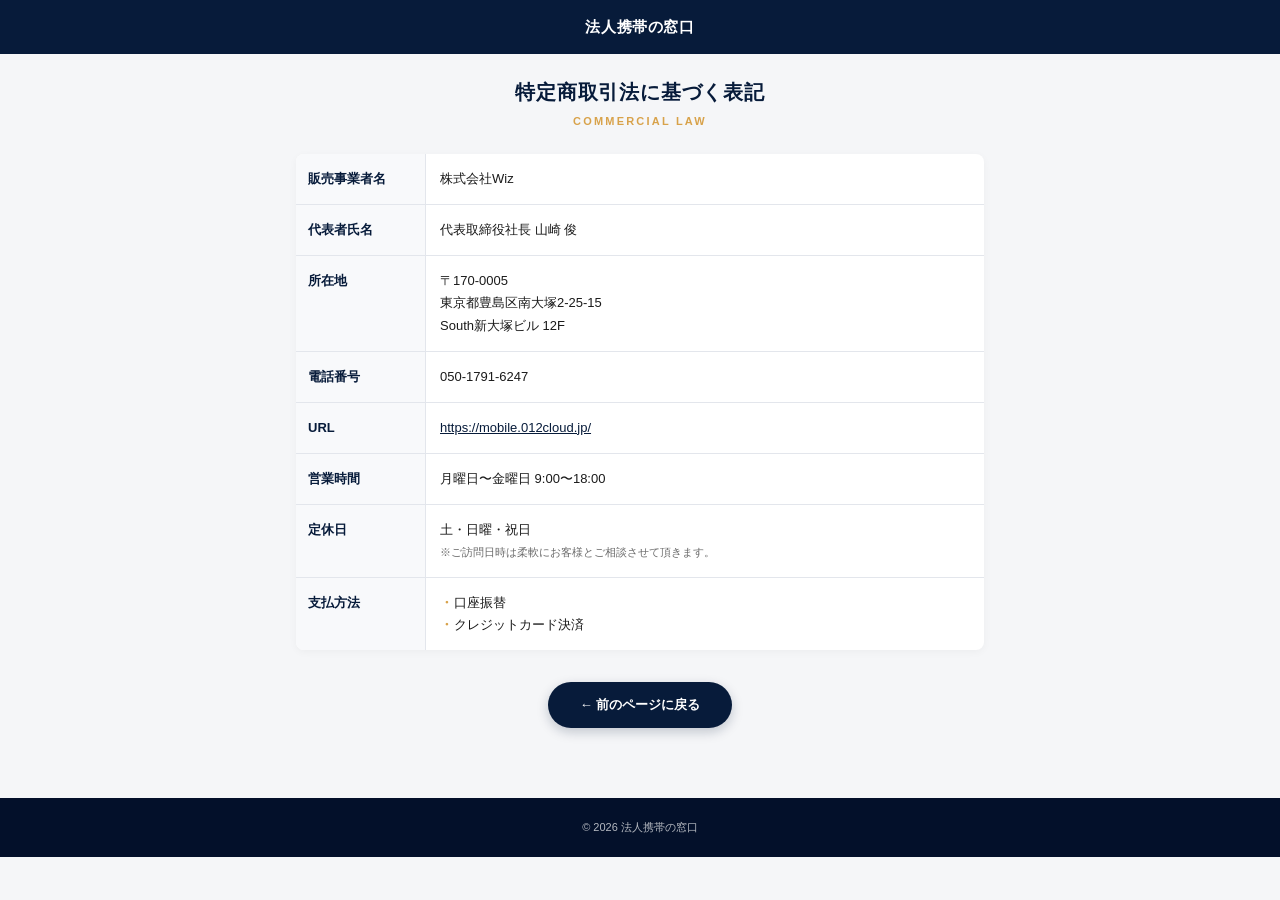
<file: commercial-law/index.html>
<!DOCTYPE html>
<html lang="ja">
<head>
<!-- Google Tag Manager -->
<script>(function(w,d,s,l,i){w[l]=w[l]||[];w[l].push({'gtm.start':
new Date().getTime(),event:'gtm.js'});var f=d.getElementsByTagName(s)[0],
j=d.createElement(s),dl=l!='dataLayer'?'&l='+l:'';j.async=true;j.src=
'https://www.googletagmanager.com/gtm.js?id='+i+dl;f.parentNode.insertBefore(j,f);
})(window,document,'script','dataLayer','GTM-P5S89ZGV');</script>
<!-- End Google Tag Manager -->
<meta charset="UTF-8">
<meta name="viewport" content="width=device-width, initial-scale=1.0">
<meta name="robots" content="noindex,nofollow">
<title>特定商取引法に基づく表記 | 法人携帯の窓口</title>
<style>
  :root {
    --navy: #071b3a;
    --navy-deep: #03102a;
    --gold: #d8a24a;
    --text: #1a1a1a;
    --text-gray: #6a6a6a;
    --bg: #f5f6f8;
    --line: #e3e6ec;
  }

  * { box-sizing: border-box; margin: 0; padding: 0; }

  body {
    font-family: "Hiragino Sans", "Yu Gothic", -apple-system, BlinkMacSystemFont, sans-serif;
    color: var(--text);
    background: var(--bg);
    line-height: 1.7;
    font-size: 14px;
    -webkit-text-size-adjust: 100%;
  }

  .header {
    background: var(--navy);
    padding: 14px 16px;
    text-align: center;
  }

  .header h1 {
    color: #fff;
    font-size: 15px;
    font-weight: 700;
    letter-spacing: 0.04em;
  }

  .container {
    max-width: 720px;
    margin: 0 auto;
    padding: 24px 16px 40px;
  }

  .page-title {
    font-size: 20px;
    font-weight: 800;
    color: var(--navy);
    text-align: center;
    margin-bottom: 6px;
    letter-spacing: 0.04em;
    line-height: 1.4;
  }

  .page-title-en {
    font-size: 11px;
    color: var(--gold);
    text-align: center;
    margin-bottom: 24px;
    letter-spacing: 0.2em;
    font-weight: 600;
  }

  .info-table {
    background: #fff;
    border-radius: 8px;
    overflow: hidden;
    box-shadow: 0 2px 8px rgba(0, 0, 0, 0.04);
  }

  .info-row {
    display: flex;
    border-bottom: 1px solid var(--line);
  }

  .info-row:last-child {
    border-bottom: none;
  }

  .info-label {
    background: #f8f9fb;
    color: var(--navy);
    font-weight: 700;
    padding: 14px 12px;
    width: 130px;
    flex-shrink: 0;
    font-size: 13px;
    border-right: 1px solid var(--line);
  }

  .info-value {
    padding: 14px 14px;
    font-size: 13px;
    color: var(--text);
    flex: 1;
    word-break: break-word;
  }

  .info-value a {
    color: var(--navy);
    text-decoration: underline;
  }

  .info-value ul {
    list-style: none;
    padding: 0;
  }

  .info-value ul li {
    position: relative;
    padding-left: 14px;
  }

  .info-value ul li::before {
    content: "・";
    position: absolute;
    left: 0;
    color: var(--gold);
    font-weight: 700;
  }

  .back-btn {
    display: block;
    width: fit-content;
    margin: 32px auto 0;
    padding: 12px 32px;
    background: var(--navy);
    color: #fff;
    text-decoration: none;
    border-radius: 999px;
    font-size: 13px;
    font-weight: 700;
    box-shadow: 0 4px 12px rgba(7, 27, 58, 0.22);
  }

  .footer {
    background: var(--navy-deep);
    color: #fff;
    padding: 20px 14px;
    text-align: center;
    margin-top: 30px;
  }

  .footer-copy {
    font-size: 11px;
    opacity: 0.7;
  }

  @media (max-width: 480px) {
    .info-label {
      width: 100px;
      font-size: 12px;
      padding: 12px 10px;
    }
    .info-value {
      font-size: 12px;
      padding: 12px 10px;
    }
    .page-title {
      font-size: 18px;
    }
  }
</style>
</head>
<body>
<!-- Google Tag Manager (noscript) -->
<noscript><iframe src="https://www.googletagmanager.com/ns.html?id=GTM-P5S89ZGV"
height="0" width="0" style="display:none;visibility:hidden"></iframe></noscript>
<!-- End Google Tag Manager (noscript) -->

<div class="header">
  <h1>法人携帯の窓口</h1>
</div>

<div class="container">
  <h2 class="page-title">特定商取引法に基づく表記</h2>
  <p class="page-title-en">COMMERCIAL LAW</p>

  <div class="info-table">
    <div class="info-row">
      <div class="info-label">販売事業者名</div>
      <div class="info-value">株式会社Wiz</div>
    </div>
    <div class="info-row">
      <div class="info-label">代表者氏名</div>
      <div class="info-value">代表取締役社長 山崎 俊</div>
    </div>
    <div class="info-row">
      <div class="info-label">所在地</div>
      <div class="info-value">〒170-0005<br>東京都豊島区南大塚2-25-15<br>South新大塚ビル 12F</div>
    </div>
    <div class="info-row">
      <div class="info-label">電話番号</div>
      <div class="info-value">050-1791-6247</div>
    </div>
    <div class="info-row">
      <div class="info-label">URL</div>
      <div class="info-value"><a href="https://mobile.012cloud.jp/" target="_blank" rel="noopener">https://mobile.012cloud.jp/</a></div>
    </div>
    <div class="info-row">
      <div class="info-label">営業時間</div>
      <div class="info-value">月曜日〜金曜日 9:00〜18:00</div>
    </div>
    <div class="info-row">
      <div class="info-label">定休日</div>
      <div class="info-value">土・日曜・祝日<br><span style="font-size:11px;color:var(--text-gray);">※ご訪問日時は柔軟にお客様とご相談させて頂きます。</span></div>
    </div>
    <div class="info-row">
      <div class="info-label">支払方法</div>
      <div class="info-value">
        <ul>
          <li>口座振替</li>
          <li>クレジットカード決済</li>
        </ul>
      </div>
    </div>
  </div>

  <a href="javascript:history.back()" class="back-btn">← 前のページに戻る</a>
</div>

<div class="footer">
  <p class="footer-copy">© 2026 法人携帯の窓口</p>
</div>

</body>
</html>
</file>
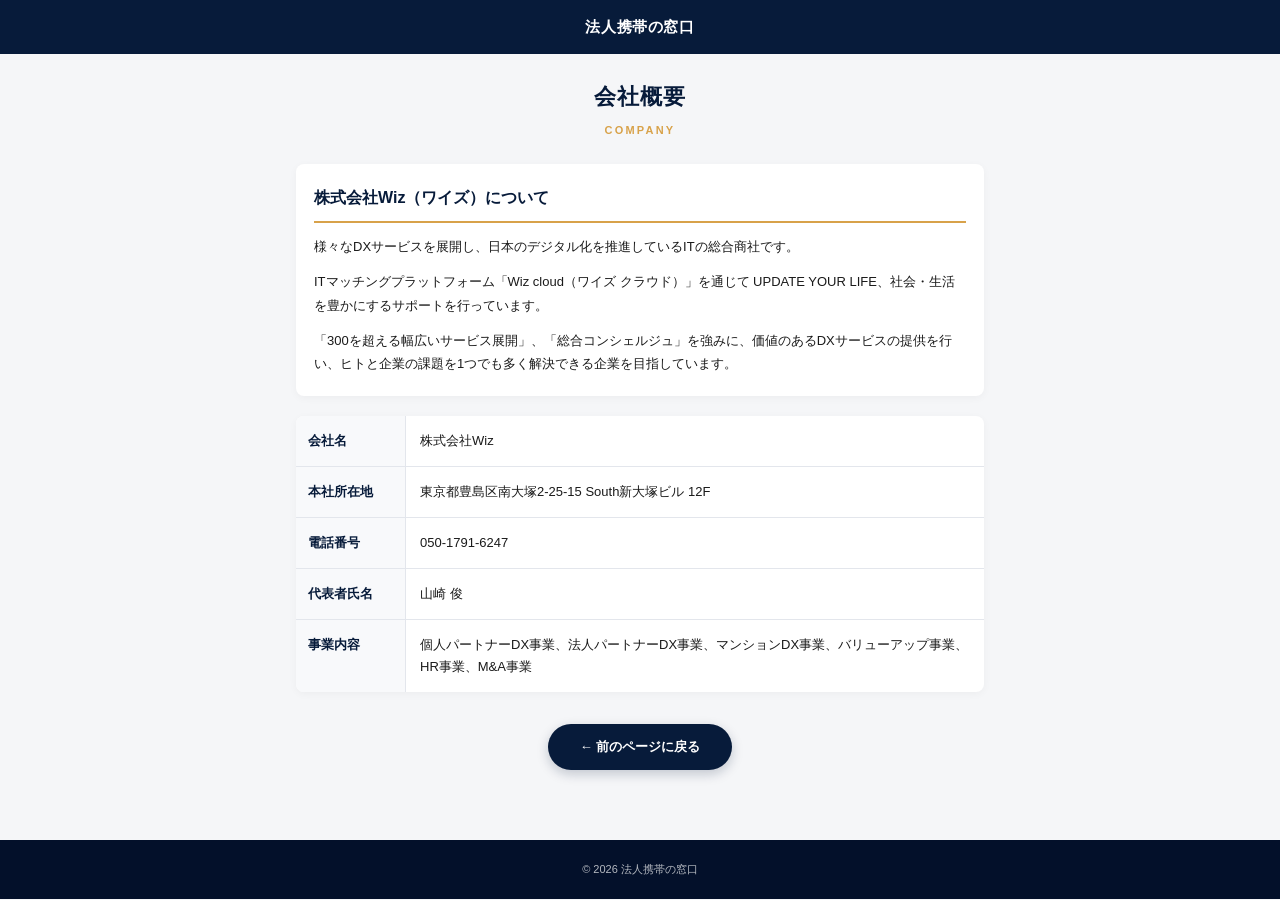
<file: company/index.html>
<!DOCTYPE html>
<html lang="ja">
<head>
<!-- Google Tag Manager -->
<script>(function(w,d,s,l,i){w[l]=w[l]||[];w[l].push({'gtm.start':
new Date().getTime(),event:'gtm.js'});var f=d.getElementsByTagName(s)[0],
j=d.createElement(s),dl=l!='dataLayer'?'&l='+l:'';j.async=true;j.src=
'https://www.googletagmanager.com/gtm.js?id='+i+dl;f.parentNode.insertBefore(j,f);
})(window,document,'script','dataLayer','GTM-P5S89ZGV');</script>
<!-- End Google Tag Manager -->
<meta charset="UTF-8">
<meta name="viewport" content="width=device-width, initial-scale=1.0">
<meta name="robots" content="noindex,nofollow">
<title>会社概要 | 法人携帯の窓口</title>
<style>
  :root {
    --navy: #071b3a;
    --navy-deep: #03102a;
    --gold: #d8a24a;
    --text: #1a1a1a;
    --text-gray: #6a6a6a;
    --bg: #f5f6f8;
    --line: #e3e6ec;
  }

  * { box-sizing: border-box; margin: 0; padding: 0; }

  body {
    font-family: "Hiragino Sans", "Yu Gothic", -apple-system, BlinkMacSystemFont, sans-serif;
    color: var(--text);
    background: var(--bg);
    line-height: 1.7;
    font-size: 14px;
    -webkit-text-size-adjust: 100%;
  }

  .header {
    background: var(--navy);
    padding: 14px 16px;
    text-align: center;
  }

  .header h1 {
    color: #fff;
    font-size: 15px;
    font-weight: 700;
    letter-spacing: 0.04em;
  }

  .container {
    max-width: 720px;
    margin: 0 auto;
    padding: 24px 16px 40px;
  }

  .page-title {
    font-size: 22px;
    font-weight: 800;
    color: var(--navy);
    text-align: center;
    margin-bottom: 6px;
    letter-spacing: 0.04em;
  }

  .page-title-en {
    font-size: 11px;
    color: var(--gold);
    text-align: center;
    margin-bottom: 24px;
    letter-spacing: 0.2em;
    font-weight: 600;
  }

  .intro {
    background: #fff;
    border-radius: 8px;
    padding: 20px 18px;
    margin-bottom: 20px;
    box-shadow: 0 2px 8px rgba(0, 0, 0, 0.04);
  }

  .intro-title {
    font-size: 16px;
    font-weight: 800;
    color: var(--navy);
    margin-bottom: 12px;
    padding-bottom: 10px;
    border-bottom: 2px solid var(--gold);
  }

  .intro-text {
    font-size: 13px;
    color: var(--text);
    line-height: 1.8;
  }

  .intro-text + .intro-text {
    margin-top: 12px;
  }

  .info-table {
    background: #fff;
    border-radius: 8px;
    overflow: hidden;
    box-shadow: 0 2px 8px rgba(0, 0, 0, 0.04);
  }

  .info-row {
    display: flex;
    border-bottom: 1px solid var(--line);
  }

  .info-row:last-child {
    border-bottom: none;
  }

  .info-label {
    background: #f8f9fb;
    color: var(--navy);
    font-weight: 700;
    padding: 14px 12px;
    width: 110px;
    flex-shrink: 0;
    font-size: 13px;
    border-right: 1px solid var(--line);
  }

  .info-value {
    padding: 14px 14px;
    font-size: 13px;
    color: var(--text);
    flex: 1;
  }

  .back-btn {
    display: block;
    width: fit-content;
    margin: 32px auto 0;
    padding: 12px 32px;
    background: var(--navy);
    color: #fff;
    text-decoration: none;
    border-radius: 999px;
    font-size: 13px;
    font-weight: 700;
    box-shadow: 0 4px 12px rgba(7, 27, 58, 0.22);
  }

  .footer {
    background: var(--navy-deep);
    color: #fff;
    padding: 20px 14px;
    text-align: center;
    margin-top: 30px;
  }

  .footer-copy {
    font-size: 11px;
    opacity: 0.7;
  }

  @media (max-width: 480px) {
    .info-label {
      width: 90px;
      font-size: 12px;
      padding: 12px 10px;
    }
    .info-value {
      font-size: 12px;
      padding: 12px 10px;
    }
  }
</style>
</head>
<body>
<!-- Google Tag Manager (noscript) -->
<noscript><iframe src="https://www.googletagmanager.com/ns.html?id=GTM-P5S89ZGV"
height="0" width="0" style="display:none;visibility:hidden"></iframe></noscript>
<!-- End Google Tag Manager (noscript) -->

<div class="header">
  <h1>法人携帯の窓口</h1>
</div>

<div class="container">
  <h2 class="page-title">会社概要</h2>
  <p class="page-title-en">COMPANY</p>

  <div class="intro">
    <h3 class="intro-title">株式会社Wiz（ワイズ）について</h3>
    <p class="intro-text">
      様々なDXサービスを展開し、日本のデジタル化を推進しているITの総合商社です。
    </p>
    <p class="intro-text">
      ITマッチングプラットフォーム「Wiz cloud（ワイズ クラウド）」を通じて UPDATE YOUR LIFE、社会・生活を豊かにするサポートを行っています。
    </p>
    <p class="intro-text">
      「300を超える幅広いサービス展開」、「総合コンシェルジュ」を強みに、価値のあるDXサービスの提供を行い、ヒトと企業の課題を1つでも多く解決できる企業を目指しています。
    </p>
  </div>

  <div class="info-table">
    <div class="info-row">
      <div class="info-label">会社名</div>
      <div class="info-value">株式会社Wiz</div>
    </div>
    <div class="info-row">
      <div class="info-label">本社所在地</div>
      <div class="info-value">東京都豊島区南大塚2-25-15 South新大塚ビル 12F</div>
    </div>
    <div class="info-row">
      <div class="info-label">電話番号</div>
      <div class="info-value">050-1791-6247</div>
    </div>
    <div class="info-row">
      <div class="info-label">代表者氏名</div>
      <div class="info-value">山崎 俊</div>
    </div>
    <div class="info-row">
      <div class="info-label">事業内容</div>
      <div class="info-value">個人パートナーDX事業、法人パートナーDX事業、マンションDX事業、バリューアップ事業、HR事業、M&amp;A事業</div>
    </div>
  </div>

  <a href="javascript:history.back()" class="back-btn">← 前のページに戻る</a>
</div>

<div class="footer">
  <p class="footer-copy">© 2026 法人携帯の窓口</p>
</div>

</body>
</html>
</file>
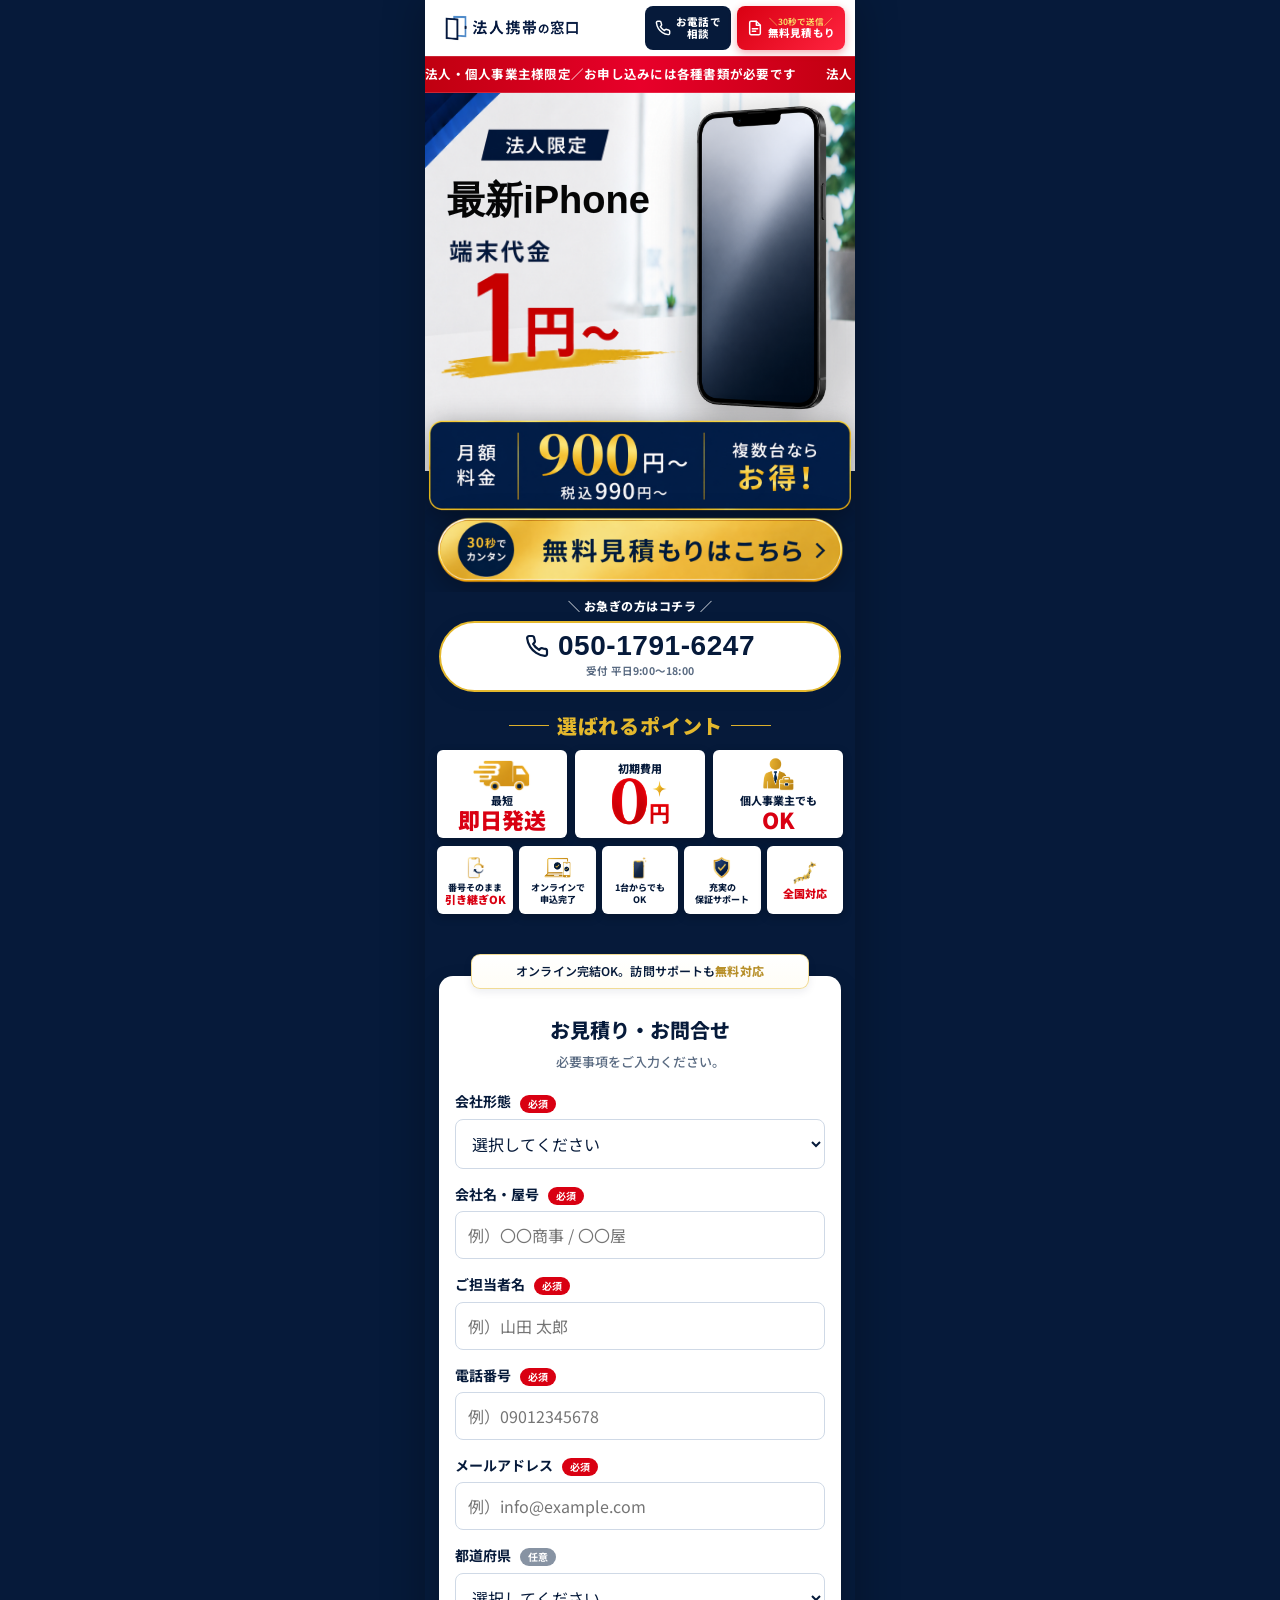
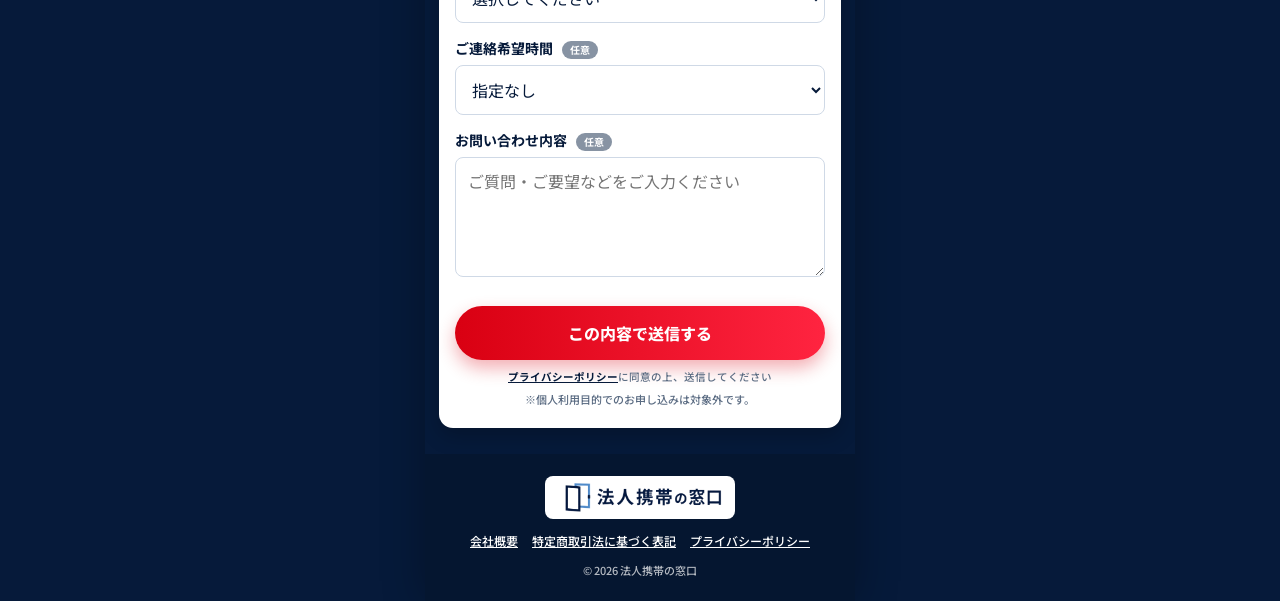
<file: lp/iphone/index.html>
<!DOCTYPE html>
<html lang="ja">
<head>
<!-- Google Tag Manager -->
<script>(function(w,d,s,l,i){w[l]=w[l]||[];w[l].push({'gtm.start':
new Date().getTime(),event:'gtm.js'});var f=d.getElementsByTagName(s)[0],
j=d.createElement(s),dl=l!='dataLayer'?'&l='+l:'';j.async=true;j.src=
'https://www.googletagmanager.com/gtm.js?id='+i+dl;f.parentNode.insertBefore(j,f);
})(window,document,'script','dataLayer','GTM-P5S89ZGV');</script>
<!-- End Google Tag Manager -->
<meta charset="UTF-8">
<meta name="viewport" content="width=device-width, initial-scale=1.0">
<meta name="format-detection" content="telephone=no">
<title>法人携帯の窓口｜法人限定 最新iPhone 端末代金1円〜・月額990円〜</title>
<meta name="description" content="法人・個人事業主向けの携帯電話導入なら法人携帯の窓口へ。最新iPhoneが端末代金1円〜、月額税込990円〜。最短即日発送、初期費用0円、全国対応。30秒で無料見積もり。">
<meta property="og:title" content="法人携帯の窓口｜法人限定 最新iPhone">
<meta property="og:description" content="端末代金1円〜、月額税込990円〜。最短即日発送、初期費用0円、全国対応。">
<meta property="og:type" content="website">
<link rel="icon" href="./images/favicon.png" type="image/png" sizes="512x512">
<link rel="apple-touch-icon" href="./images/favicon.png">
<link rel="preconnect" href="https://fonts.googleapis.com">
<link rel="preconnect" href="https://fonts.gstatic.com" crossorigin>
<link href="https://fonts.googleapis.com/css2?family=Noto+Sans+JP:wght@400;500;700;800;900&display=swap" rel="stylesheet">
<link rel="stylesheet" href="./css/style.css">
</head>
<body>
<!-- Google Tag Manager (noscript) -->
<noscript><iframe src="https://www.googletagmanager.com/ns.html?id=GTM-P5S89ZGV"
height="0" width="0" style="display:none;visibility:hidden"></iframe></noscript>
<!-- End Google Tag Manager (noscript) -->
<div class="page-bg">
<div class="lp-wrapper">

<!-- ヘッダー -->
<header class="header">
  <a href="#" class="header-logo-link">
    <img src="./images/logo.png?v=20260817" alt="法人携帯の窓口" class="header-logo">
  </a>
  <div class="header-actions">
    <!-- 電話アイコン → ポップアップ表示 -->
    <button type="button" class="header-action header-tel-action" id="headerTelBtn" aria-label="電話で相談する">
      <svg viewBox="0 0 24 24" fill="none" stroke="currentColor" stroke-width="2.2" stroke-linecap="round" stroke-linejoin="round" aria-hidden="true" class="header-action-icon">
        <path d="M22 16.92v3a2 2 0 0 1-2.18 2 19.79 19.79 0 0 1-8.63-3.07 19.5 19.5 0 0 1-6-6 19.79 19.79 0 0 1-3.07-8.67A2 2 0 0 1 4.11 2h3a2 2 0 0 1 2 1.72c.13.96.36 1.9.7 2.81a2 2 0 0 1-.45 2.11L8.09 9.91a16 16 0 0 0 6 6l1.27-1.27a2 2 0 0 1 2.11-.45c.91.34 1.85.57 2.81.7A2 2 0 0 1 22 16.92z"/>
      </svg>
      <span class="header-action-label">お電話で<br>相談</span>
    </button>
    <!-- フォームアイコン → フォームセクションへスクロール -->
    <a href="#contact-form" class="header-action header-form-action js-scroll" aria-label="フォームから無料見積もり">
      <svg viewBox="0 0 24 24" fill="none" stroke="currentColor" stroke-width="2.2" stroke-linecap="round" stroke-linejoin="round" aria-hidden="true" class="header-action-icon">
        <path d="M14 2H6a2 2 0 0 0-2 2v16a2 2 0 0 0 2 2h12a2 2 0 0 0 2-2V8z"/>
        <polyline points="14 2 14 8 20 8"/>
        <line x1="8" y1="13" x2="16" y2="13"/>
        <line x1="8" y1="17" x2="13" y2="17"/>
      </svg>
      <span class="header-action-label"><span class="header-action-sub">＼30秒で送信／</span>無料見積もり</span>
    </a>
  </div>
</header>

<!-- 赤帯マーキー（流れるお知らせ） -->
<div class="notice-bar" aria-label="お知らせ">
  <div class="notice-bar-track">
    <span class="notice-bar-text">法人・個人事業主様限定／お申し込みには各種書類が必要です</span>
    <span class="notice-bar-text" aria-hidden="true">法人・個人事業主様限定／お申し込みには各種書類が必要です</span>
    <span class="notice-bar-text" aria-hidden="true">法人・個人事業主様限定／お申し込みには各種書類が必要です</span>
  </div>
</div>

<!-- FV -->
<section class="fv">
  <!-- 背景画像 -->
  <img src="./images/fv-bg.png" class="fv-bg" alt="">

  <!-- iPhone本体（背面） -->
  <img src="./images/iphone.png" class="fv-phone" alt="">

  <!-- メインコピー画像（前面） -->
  <img src="./images/fv-text-latest-iphone-v2.svg" class="fv-text" alt="法人限定 最新iPhone 端末代金1円〜">

  <!-- 月額料金バナー（画像） -->
  <img src="./images/plan.png" class="monthly-banner" alt="月額料金 900円〜 税込990円〜 複数台ならもっとお値下げ">

  <!-- メインCTA（画像） -->
  <a href="#contact-form" class="cta-link js-scroll" aria-label="無料見積もりはこちらへ">
    <img src="./images/cta.png" class="cta-img" alt="30秒でカンタン 無料見積もりはこちら">
  </a>
</section>

<!-- 電話CTA -->
<div class="phone-cta-wrap">
  <p class="phone-cta-lead">＼ お急ぎの方はコチラ ／</p>
  <a href="tel:05017916247" class="phone-cta" id="fvTelCta">
    <svg viewBox="0 0 24 24" fill="none" stroke="currentColor" stroke-width="2.2" stroke-linecap="round" stroke-linejoin="round" aria-hidden="true" class="phone-cta-icon">
      <path d="M22 16.92v3a2 2 0 0 1-2.18 2 19.79 19.79 0 0 1-8.63-3.07 19.5 19.5 0 0 1-6-6 19.79 19.79 0 0 1-3.07-8.67A2 2 0 0 1 4.11 2h3a2 2 0 0 1 2 1.72c.13.96.36 1.9.7 2.81a2 2 0 0 1-.45 2.11L8.09 9.91a16 16 0 0 0 6 6l1.27-1.27a2 2 0 0 1 2.11-.45c.91.34 1.85.57 2.81.7A2 2 0 0 1 22 16.92z"/>
      </svg>
    <span class="phone-cta-numtext">050-1791-6247</span>
    <span class="phone-cta-sub">受付 平日9:00〜18:00</span>
  </a>
</div>

<!-- 選ばれるポイント -->
<section class="benefits">
  <h2 class="benefit-title"><span>選ばれるポイント</span></h2>

  <div class="benefit-main-grid">
    <div class="benefit-card large">
      <img class="benefit-icon-large" src="./images/icon-01-truck.png" alt="" loading="lazy">
      <div class="benefit-small-text">最短</div>
      <div class="benefit-red">即日発送</div>
    </div>
    <div class="benefit-card large">
      <div class="benefit-small-text">初期費用</div>
      <img class="zero-yen-img" src="./images/icon-02-0yen.png" alt="" loading="lazy">
    </div>
    <div class="benefit-card large">
      <img class="benefit-icon-large" src="./images/icon-03-business.png" alt="" loading="lazy">
      <div class="benefit-small-text">個人事業主でも</div>
      <div class="benefit-red">OK</div>
    </div>
  </div>

  <div class="benefit-sub-grid">
    <div class="benefit-card small">
      <img class="benefit-icon-small" src="./images/icon-04-number.png" alt="" loading="lazy">
      <div class="benefit-sub-title">番号そのまま</div>
      <div class="benefit-sub-red">引き継ぎOK</div>
    </div>
    <div class="benefit-card small">
      <img class="benefit-icon-small" src="./images/icon-05-online.png" alt="" loading="lazy">
      <div class="benefit-sub-title">オンラインで<br>申込完了</div>
    </div>
    <div class="benefit-card small">
      <img class="benefit-icon-small" src="./images/icon-06-phone.png" alt="" loading="lazy">
      <div class="benefit-sub-title">1台からでも<br>OK</div>
    </div>
    <div class="benefit-card small">
      <img class="benefit-icon-small" src="./images/icon-07-shield.png" alt="" loading="lazy">
      <div class="benefit-sub-title">充実の<br>保証サポート</div>
    </div>
    <div class="benefit-card small">
      <img class="benefit-icon-small" src="./images/icon-08-japan.png" alt="" loading="lazy">
      <div class="benefit-sub-red">全国対応</div>
    </div>
  </div>
</section>

<!-- フォーム -->
<section class="biz-form-wrap" id="contact-form">
  <div class="form-pre-card">
    <span class="form-pre-card-text">オンライン完結OK。訪問サポートも<em>無料対応</em></span>
  </div>
  <form class="biz-form" id="leadForm" novalidate>
    <h2>お見積り・お問合せ</h2>
    <p class="form-lead">必要事項をご入力ください。</p>

    <!-- URLパラメータ追跡（GTM/広告計測用） -->
    <!-- LPパス（自動判定用） -->
    <input type="hidden" name="lp_path" id="trk-lp_path">
    <!-- UTM標準（GA4自動連携） -->
    <input type="hidden" name="utm_source" id="trk-utm_source">
    <input type="hidden" name="utm_medium" id="trk-utm_medium">
    <input type="hidden" name="utm_campaign" id="trk-utm_campaign">
    <input type="hidden" name="utm_term" id="trk-utm_term">
    <input type="hidden" name="utm_content" id="trk-utm_content">
    <!-- 配信面・追加情報 -->
    <input type="hidden" name="placement" id="trk-placement">
    <input type="hidden" name="keyword" id="trk-keyword">
    <input type="hidden" name="matchtype" id="trk-matchtype">
    <!-- クリックID（オフラインCVインポート用） -->
    <input type="hidden" name="gclid" id="trk-gclid">
    <input type="hidden" name="fbclid" id="trk-fbclid">
    <!-- 独自パラメータ（手動メモ・既存互換） -->
    <input type="hidden" name="lpv" id="trk-lpv">
    <input type="hidden" name="src" id="trk-src">
    <input type="hidden" name="camp" id="trk-camp">
    <input type="hidden" name="ag" id="trk-ag">
    <input type="hidden" name="ad" id="trk-ad">
    <input type="hidden" name="pl" id="trk-pl">
    <input type="hidden" name="kw" id="trk-kw">
    <input type="hidden" name="mt" id="trk-mt">

    <div class="form-row">
      <label for="companyType">会社形態 <span>必須</span></label>
      <select id="companyType" name="company_type" required>
        <option value="">選択してください</option>
        <option value="株式会社">株式会社</option>
        <option value="有限会社">有限会社</option>
        <option value="個人事業主">個人事業主</option>
        <option value="その他営利法人">その他営利法人</option>
        <option value="その他非営利法人">その他非営利法人</option>
      </select>
    </div>

    <!-- 個人事業主向け注意喚起 + 書類確認 -->
    <div id="soleNotice" class="document-check sole-notice" hidden>
      <div class="document-check-header">
        <strong>📋 個人事業主の方へ</strong>
      </div>
      <p>通信契約には事業確認が必要なため、下記書類が必須となります。</p>
      <ul class="document-list">
        <li>青色申告書 または 開業届の控え</li>
        <li>本人確認書類</li>
      </ul>
      <p class="document-check-question">書類のご準備状況をお選びください</p>
      <div class="document-check-options">
        <label class="document-check-radio">
          <input type="radio" name="doc_check_sole" value="yes" data-allow-submit="true">
          <span>はい、青色申告書または開業届があります。（またはすぐに準備可能）</span>
        </label>
        <label class="document-check-radio">
          <input type="radio" name="doc_check_sole" value="no" data-allow-submit="false">
          <span>いいえ、書類はありません。</span>
        </label>
      </div>
      <div class="document-check-deny" data-deny-for="sole" hidden>
        ※書類のご提示が必須のため、お申し込みをお受けできません。<br>
        　ご不明点があればお電話にてご相談ください：050-1791-6247
      </div>
    </div>

    <!-- 法人系向け書類確認 -->
    <div id="corpNotice" class="document-check corp-notice" hidden>
      <div class="document-check-header">
        <strong>📋 お申し込みに必要な書類</strong>
      </div>
      <p>通信契約には法人確認が必要なため、下記書類が必須となります。</p>
      <ul class="document-list">
        <li>履歴事項全部証明書（登記簿謄本）</li>
        <li>本人確認書類</li>
      </ul>
      <p class="document-check-question">登記簿謄本のご準備状況をお選びください</p>
      <div class="document-check-options">
        <label class="document-check-radio">
          <input type="radio" name="doc_check_corp" value="yes" data-allow-submit="true">
          <span>はい、登記簿謄本を取得済です。（またはすぐに準備可能）</span>
        </label>
        <label class="document-check-radio">
          <input type="radio" name="doc_check_corp" value="no" data-allow-submit="false">
          <span>いいえ、書類はありません。</span>
        </label>
      </div>
      <div class="document-check-deny" data-deny-for="corp" hidden>
        ※登記簿謄本のご提示が必須のため、お申し込みをお受けできません。<br>
        　ご不明点があればお電話にてご相談ください：050-1791-6247
      </div>
    </div>

    <div class="form-row">
      <label for="companyName">会社名・屋号 <span>必須</span></label>
      <input id="companyName" type="text" name="company_name" placeholder="例）〇〇商事 / 〇〇屋" required>
      <p class="form-error" id="err-companyName"></p>
    </div>

    <div class="form-row">
      <label for="contactName">ご担当者名 <span>必須</span></label>
      <input id="contactName" type="text" name="name" placeholder="例）山田 太郎" required>
      <p class="form-error" id="err-contactName"></p>
    </div>

    <div class="form-row">
      <label for="tel">電話番号 <span>必須</span></label>
      <input id="tel" type="tel" name="tel" placeholder="例）09012345678" required pattern="[0-9\-]+">
    </div>

    <div class="form-row">
      <label for="email">メールアドレス <span>必須</span></label>
      <input id="email" type="email" name="email" placeholder="例）info@example.com" required>
    </div>

    <div class="form-row">
      <label for="prefecture">都道府県 <em>任意</em></label>
      <select id="prefecture" name="prefecture">
        <option value="">選択してください</option>
        <option>北海道</option><option>青森県</option><option>岩手県</option><option>宮城県</option>
        <option>秋田県</option><option>山形県</option><option>福島県</option><option>茨城県</option>
        <option>栃木県</option><option>群馬県</option><option>埼玉県</option><option>千葉県</option>
        <option>東京都</option><option>神奈川県</option><option>新潟県</option><option>富山県</option>
        <option>石川県</option><option>福井県</option><option>山梨県</option><option>長野県</option>
        <option>岐阜県</option><option>静岡県</option><option>愛知県</option><option>三重県</option>
        <option>滋賀県</option><option>京都府</option><option>大阪府</option><option>兵庫県</option>
        <option>奈良県</option><option>和歌山県</option><option>鳥取県</option><option>島根県</option>
        <option>岡山県</option><option>広島県</option><option>山口県</option><option>徳島県</option>
        <option>香川県</option><option>愛媛県</option><option>高知県</option><option>福岡県</option>
        <option>佐賀県</option><option>長崎県</option><option>熊本県</option><option>大分県</option>
        <option>宮崎県</option><option>鹿児島県</option><option>沖縄県</option>
      </select>
    </div>

    <div class="form-row">
      <label for="contact_time">ご連絡希望時間 <em>任意</em></label>
      <select id="contact_time" name="contact_time">
        <option value="">指定なし</option>
        <option value="9:00~11:00">9:00～11:00</option>
        <option value="11:00~13:00">11:00～13:00</option>
        <option value="13:00~15:00">13:00～15:00</option>
        <option value="15:00~17:00">15:00～17:00</option>
        <option value="17:00~18:00">17:00～18:00</option>
      </select>
    </div>

    <div class="form-row">
      <label for="message">お問い合わせ内容 <em>任意</em></label>
      <textarea id="message" name="message" rows="4" placeholder="ご質問・ご要望などをご入力ください"></textarea>
    </div>

    <button type="submit" class="submit-btn" id="submitBtn">この内容で送信する</button>
    <p class="privacy-consent"><a href="https://012grp.co.jp/policy" target="_blank" rel="noopener">プライバシーポリシー</a>に同意の上、送信してください</p>
    <p class="bottom-note">※個人利用目的でのお申し込みは対象外です。</p>
  </form>
</section>

<!-- フッター -->
<footer class="site-footer">
  <img src="./images/logo.png?v=20260817" alt="法人携帯の窓口" class="footer-logo">
  <nav class="footer-nav">
    <a href="../../company/">会社概要</a>
    <a href="../../commercial-law/">特定商取引法に基づく表記</a>
    <a href="https://012grp.co.jp/policy" target="_blank" rel="noopener">プライバシーポリシー</a>
  </nav>
  <p class="footer-copy">© 2026 法人携帯の窓口</p>
</footer>

</div><!-- /.lp-wrapper -->
</div><!-- /.page-bg -->

<!-- 電話ポップアップモーダル -->
<div class="modal" id="telModal" hidden aria-modal="true" role="dialog" aria-labelledby="telModalTitle">
  <div class="modal-overlay" data-close-tel></div>
  <div class="modal-card modal-card-tel">
    <button type="button" class="modal-close-x" data-close-tel aria-label="閉じる">×</button>
    <h3 id="telModalTitle">お電話でのお問い合わせ</h3>
    <p class="tel-modal-lead">下記より、お気軽にお電話ください。</p>
    <a href="tel:05017916247" class="tel-modal-cta" id="telModalCta">
      <svg viewBox="0 0 24 24" fill="none" stroke="currentColor" stroke-width="2.2" stroke-linecap="round" stroke-linejoin="round" aria-hidden="true">
        <path d="M22 16.92v3a2 2 0 0 1-2.18 2 19.79 19.79 0 0 1-8.63-3.07 19.5 19.5 0 0 1-6-6 19.79 19.79 0 0 1-3.07-8.67A2 2 0 0 1 4.11 2h3a2 2 0 0 1 2 1.72c.13.96.36 1.9.7 2.81a2 2 0 0 1-.45 2.11L8.09 9.91a16 16 0 0 0 6 6l1.27-1.27a2 2 0 0 1 2.11-.45c.91.34 1.85.57 2.81.7A2 2 0 0 1 22 16.92z"/>
      </svg>
      <span class="tel-modal-num">050-1791-6247</span>
    </a>
    <p class="tel-modal-hours">営業時間：平日 9:00〜18:00</p>
  </div>
</div>

<!-- 受付時間外モーダル（フォーム誘導） -->
<div class="modal" id="afterHoursModal" hidden aria-modal="true" role="dialog" aria-labelledby="afterHoursTitle">
  <div class="modal-overlay" data-close-afterhours></div>
  <div class="modal-card modal-card-afterhours">
    <button type="button" class="modal-close-x" data-close-afterhours aria-label="閉じる">×</button>
    <div class="afterhours-icon" aria-hidden="true">
      <svg viewBox="0 0 24 24" fill="none" stroke="currentColor" stroke-width="2" stroke-linecap="round" stroke-linejoin="round">
        <circle cx="12" cy="12" r="9"/>
        <polyline points="12 7 12 12 15.5 14"/>
      </svg>
    </div>
    <h3 id="afterHoursTitle">ただいま電話受付時間外です</h3>
    <p class="afterhours-hours">電話受付：平日 9:00〜18:00</p>
    <p class="afterhours-text">お問い合わせフォームなら<strong>24時間受付中</strong>。<br>ご入力いただければ、翌営業日以降に担当より折り返しご連絡いたします。</p>
    <a href="#contact-form" class="afterhours-form-btn" id="afterHoursFormBtn">
      <span class="afterhours-form-sub">＼ 30秒でカンタン ／</span>
      <span class="afterhours-form-main">フォームで無料見積もり</span>
    </a>
    <button type="button" class="afterhours-close-btn" data-close-afterhours>閉じる</button>
  </div>
</div>

<script src="./js/main.js"></script>

<template id="__bundler_thumbnail">
  <svg viewBox="0 0 100 100" xmlns="http://www.w3.org/2000/svg">
    <rect width="100" height="100" fill="#061a3a"/>
    <rect x="30" y="24" width="40" height="52" rx="6" fill="#fff"/>
    <rect x="36" y="30" width="28" height="34" rx="2" fill="#061a3a"/>
    <circle cx="50" cy="70" r="2.5" fill="#061a3a"/>
    <text x="50" y="90" font-family="sans-serif" font-size="9" font-weight="900" fill="#e4b82d" text-anchor="middle">LP</text>
  </svg>
</template>
</body>
</html>
</file>
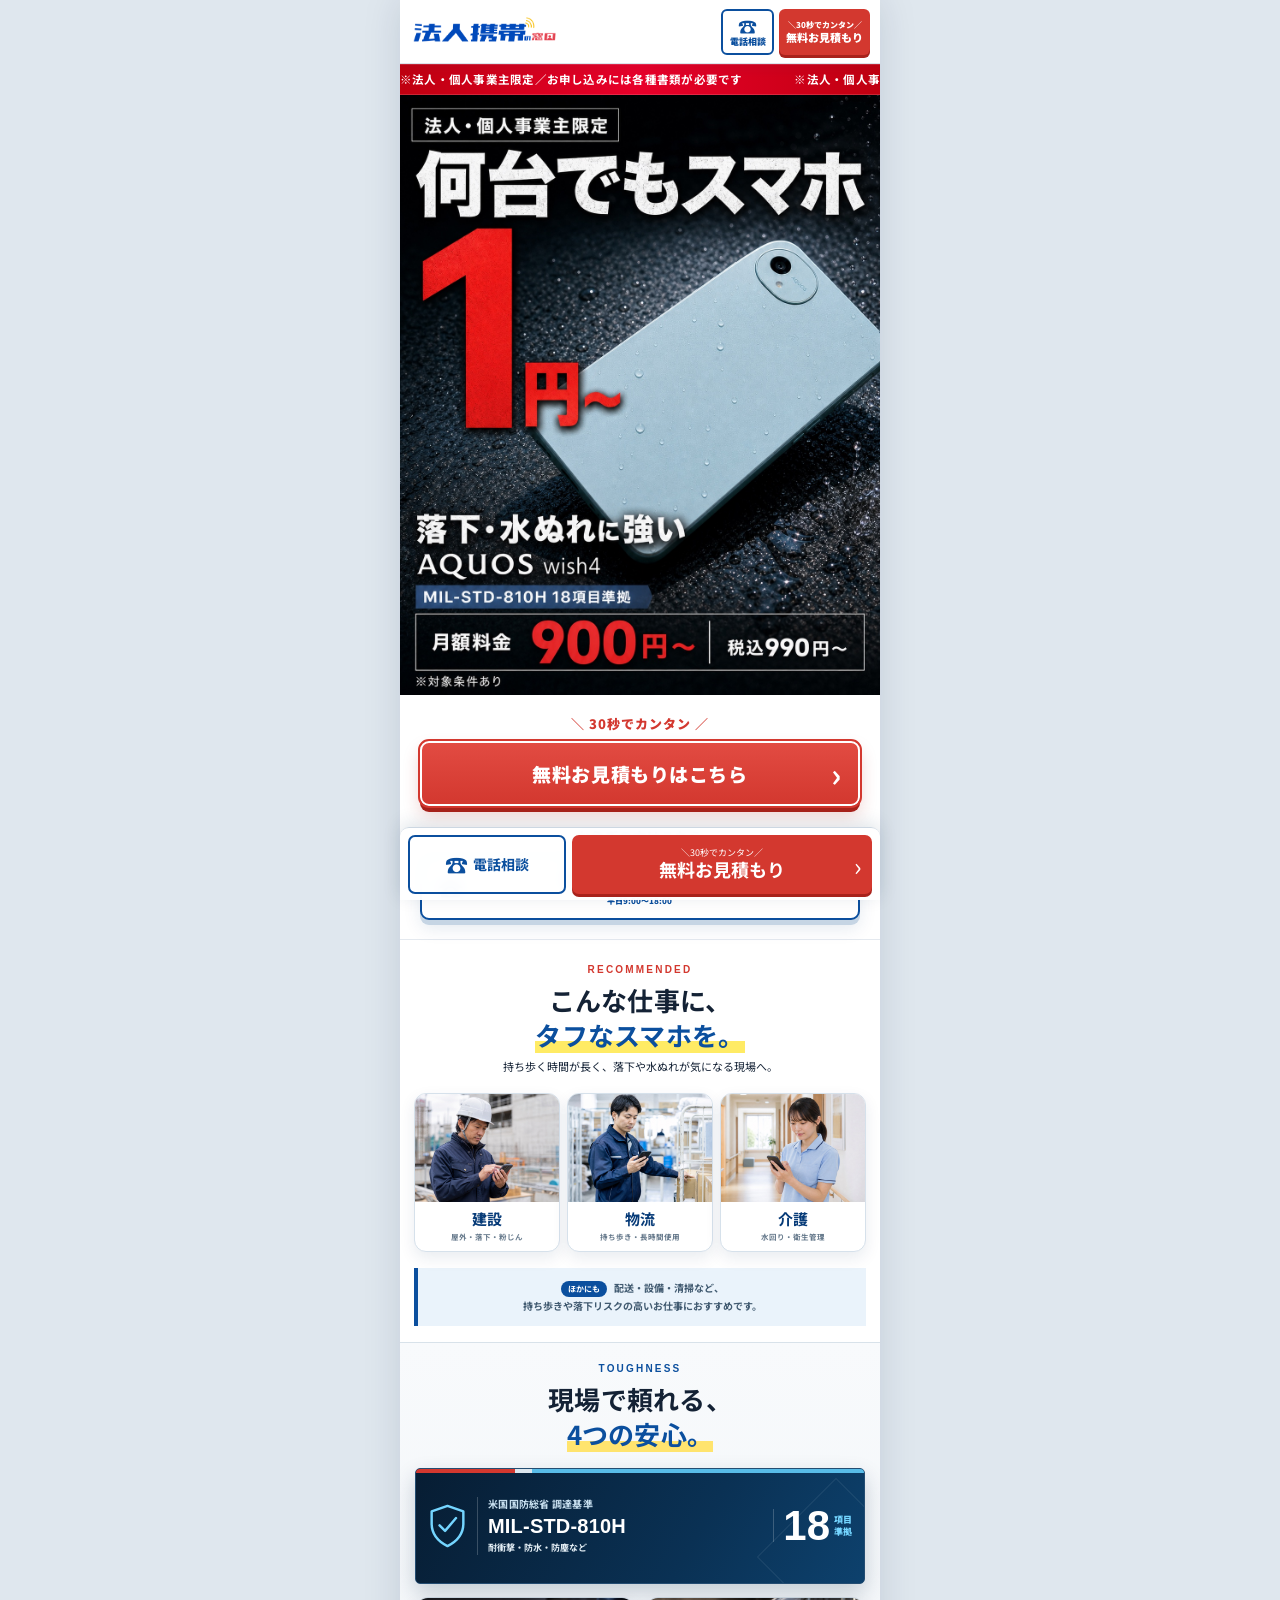
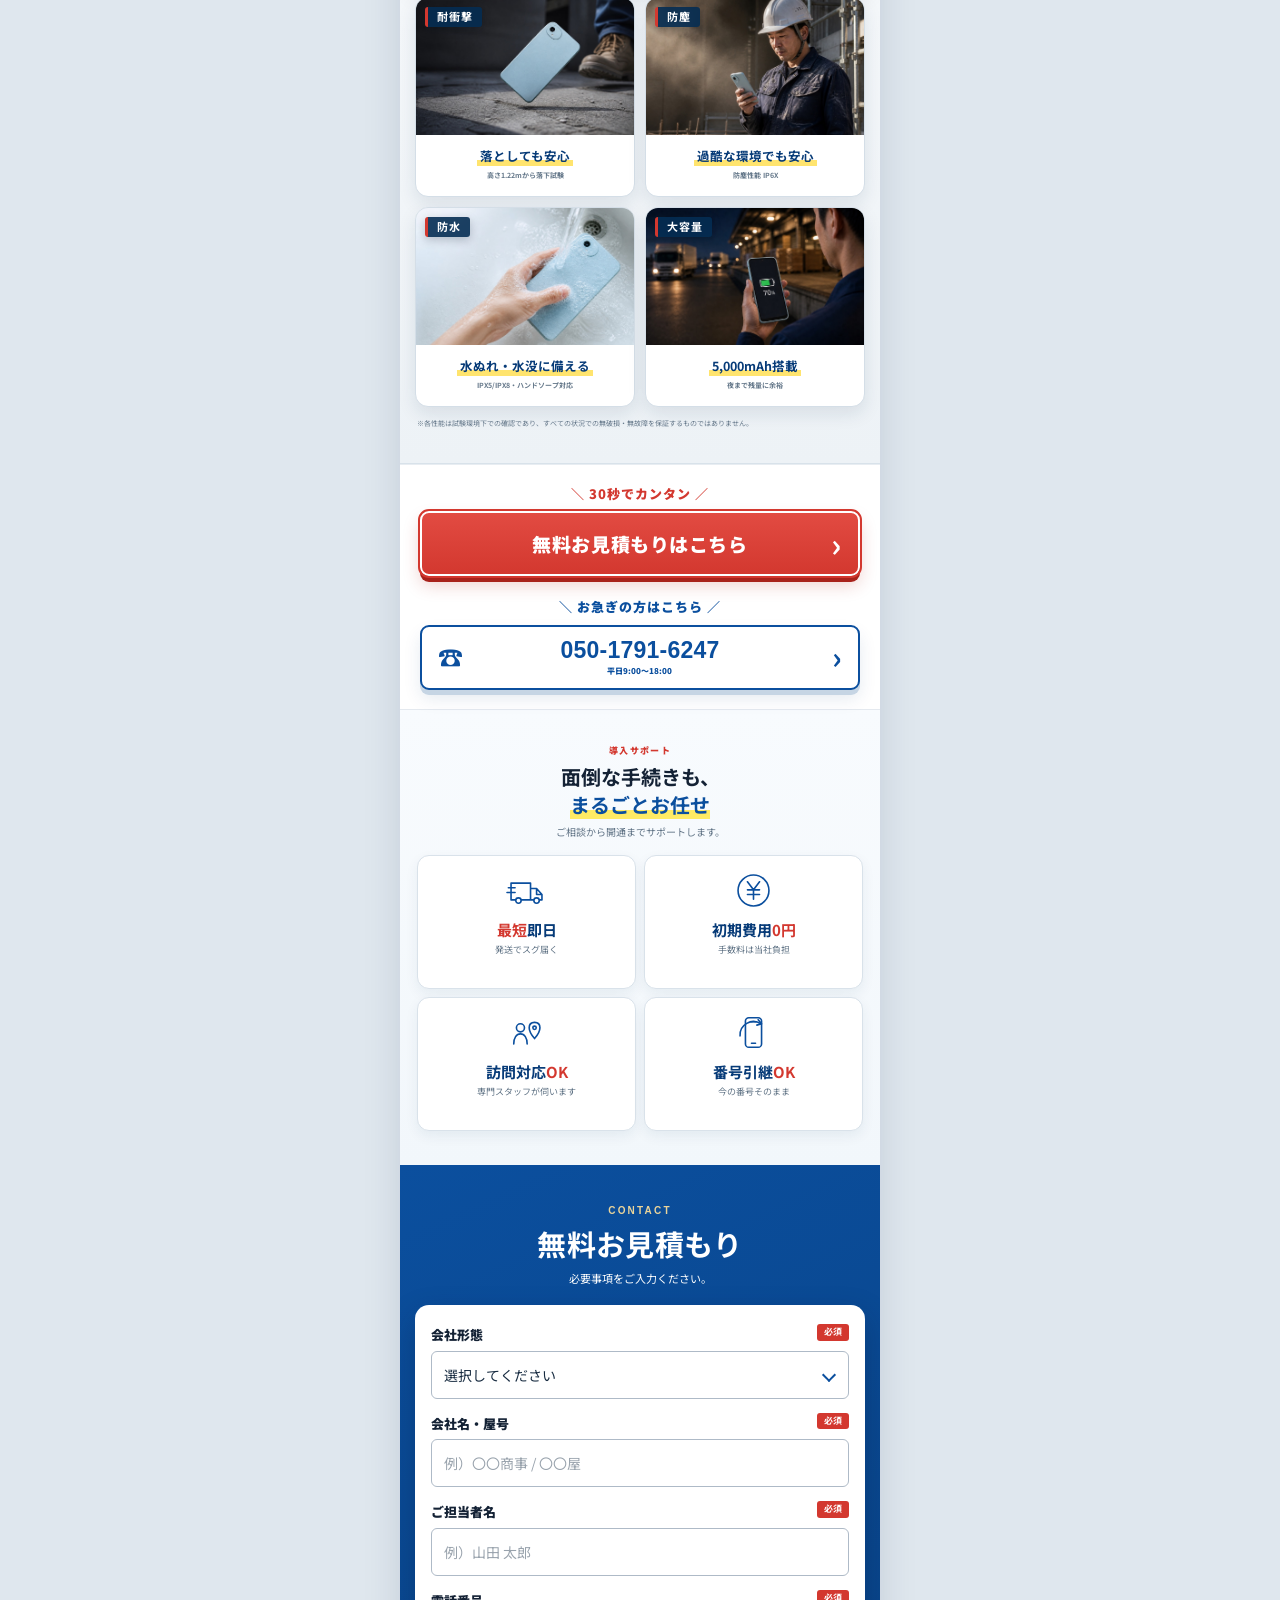
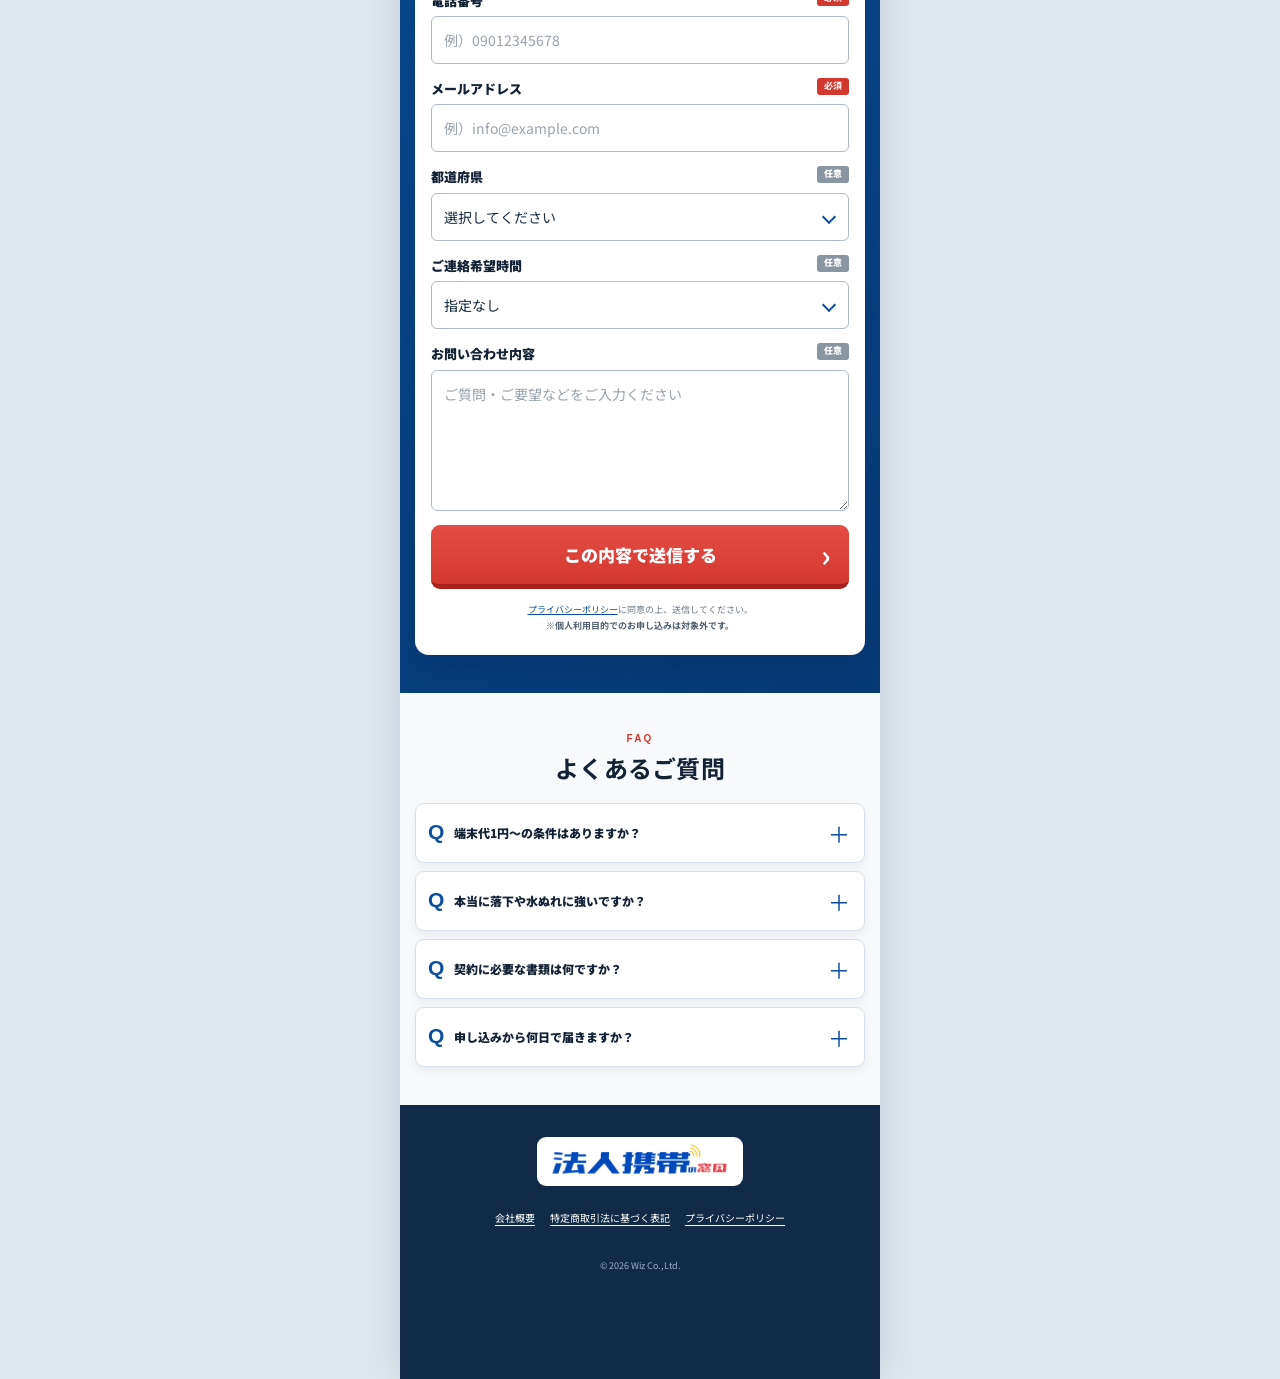
<file: lp/wish4/index.html>
<!doctype html>
<html lang="ja">
<head>
  <meta charset="utf-8">
  <meta name="viewport" content="width=device-width, initial-scale=1, viewport-fit=cover">
  <meta name="description" content="法人・個人事業主限定。MIL-STD-810H 18項目準拠のタフなAQUOS wish4を端末代1円〜で。建設・物流・介護など、持ち歩きの多い仕事におすすめです。">
  <meta name="format-detection" content="telephone=no">
  <meta name="theme-color" content="#0b4f9e">
  <meta property="og:type" content="website">
  <meta property="og:title" content="頑丈な業務用スマホが端末代1円〜｜法人携帯の窓口">
  <meta property="og:description" content="MIL-STD-810H 18項目準拠のAQUOS wish4。法人・個人事業主限定、1台から無料お見積もり。">
  <meta property="og:image" content="assets/hero-rugged-complete-v12.jpg">
  <title>頑丈な業務用スマホが端末代1円〜｜AQUOS wish4</title>
  <link rel="icon" href="assets/favicon.png" type="image/png" sizes="512x512">
  <link rel="apple-touch-icon" href="assets/favicon.png">
  <link rel="preconnect" href="https://fonts.googleapis.com">
  <link rel="preconnect" href="https://fonts.gstatic.com" crossorigin>
  <link href="https://fonts.googleapis.com/css2?family=Noto+Sans+JP:wght@400;700;900&amp;family=Yomogi&amp;display=swap" rel="stylesheet">
  <link rel="stylesheet" href="styles.css">
  <script>
    (function(w,d,s,l,i){w[l]=w[l]||[];w[l].push({'gtm.start':
    new Date().getTime(),event:'gtm.js'});var f=d.getElementsByTagName(s)[0],
    j=d.createElement(s),dl=l!='dataLayer'?'&l='+l:'';j.async=true;j.src=
    'https://www.googletagmanager.com/gtm.js?id='+i+dl;f.parentNode.insertBefore(j,f);
    })(window,document,'script','dataLayer','GTM-P5S89ZGV');
  </script>
</head>
<body>
  <noscript><iframe src="https://www.googletagmanager.com/ns.html?id=GTM-P5S89ZGV" height="0" width="0" class="gtm-frame" title=""></iframe></noscript>

  <div class="page-shell">
    <header class="header">
      <a class="brand" href="#top" aria-label="法人携帯の窓口 トップへ"><img src="assets/brand-logo.png" width="150" height="29" alt="法人携帯の窓口"></a>
      <div class="header-actions">
        <a class="header-phone" href="tel:05017916247" data-phone aria-label="050-1791-6247に電話する"><span aria-hidden="true">☎</span><small>電話相談</small></a>
        <a class="header-estimate" href="#contact-form"><small>＼30秒でカンタン／</small>無料お見積もり</a>
      </div>
    </header>

    <div class="ticker" aria-label="法人・個人事業主限定。お申し込みには各種書類が必要です">
      <div class="ticker-track" aria-hidden="true">
        <span>※法人・個人事業主限定／お申し込みには各種書類が必要です</span>
        <span>※法人・個人事業主限定／お申し込みには各種書類が必要です</span>
        <span>※法人・個人事業主限定／お申し込みには各種書類が必要です</span>
      </div>
    </div>

    <main id="top">
      <section class="hero" aria-labelledby="heroTitle">
        <h1 id="heroTitle" class="visually-hidden">何台でもスマホ1円〜。落下・水ぬれに強いAQUOS wish4</h1>
        <img class="hero-banner" src="assets/hero-rugged-complete-v12.jpg" width="1122" height="1402" alt="法人・個人事業主限定。何台でもスマホ1円〜。落下・水ぬれに強いAQUOS wish4。MIL-STD-810H 18項目準拠。月額料金900円〜、税込990円〜。対象条件あり。" fetchpriority="high">
      </section>

      <section class="cta-block" aria-label="お問い合わせ">
        <p class="cta-lead">＼ 30秒でカンタン ／</p>
        <a class="button button-primary" href="#contact-form"><span>無料お見積もりはこちら</span><b aria-hidden="true">›</b></a>
        <p class="cta-lead cta-lead-phone">＼ お急ぎの方はこちら ／</p>
        <a class="button button-urgent" href="tel:05017916247" data-phone><span aria-hidden="true">☎</span><span><strong>050-1791-6247</strong><em>平日9:00〜18:00</em></span><b aria-hidden="true">›</b></a>
      </section>

      <section class="recommended section" aria-labelledby="recommendedTitle">
        <div class="section-heading">
          <span>RECOMMENDED</span>
          <h2 id="recommendedTitle">こんな仕事に、<br><em>タフなスマホを。</em></h2>
          <p>持ち歩く時間が長く、落下や水ぬれが気になる現場へ。</p>
        </div>

        <div class="industry-grid">
          <article>
            <img src="assets/industry-construction-v1.jpg" width="960" height="720" alt="建設現場でスマートフォンを確認する作業員" loading="lazy">
            <div><h3>建設</h3><p>屋外・落下・粉じん</p></div>
          </article>
          <article>
            <img src="assets/industry-logistics-v1.jpg" width="960" height="720" alt="物流倉庫でスマートフォンを確認する作業員" loading="lazy">
            <div><h3>物流</h3><p>持ち歩き・長時間使用</p></div>
          </article>
          <article>
            <img src="assets/industry-care-v1.jpg" width="960" height="720" alt="介護施設でスマートフォンを確認するスタッフ" loading="lazy">
            <div><h3>介護</h3><p>水回り・衛生管理</p></div>
          </article>
        </div>

        <p class="industry-more"><b>ほかにも</b> 配送・設備・清掃など、<br>持ち歩きや落下リスクの高いお仕事におすすめです。</p>
      </section>

      <section class="toughness section" aria-labelledby="toughnessTitle">
        <div class="section-heading section-heading-light">
          <span>TOUGHNESS</span>
          <h2 id="toughnessTitle">現場で頼れる、<br><em>4つの安心。</em></h2>
        </div>

        <article class="mil-certificate" aria-label="MIL-STD-810H 18項目準拠">
          <div class="mil-shield" aria-hidden="true">
            <svg viewBox="0 0 64 72" role="img"><path d="M32 3 58 12v20c0 17-10 29-26 37C16 61 6 49 6 32V12Z"/><path d="m19 35 9 9 18-21"/></svg>
          </div>
          <div class="mil-copy">
            <span>米国国防総省 調達基準</span>
            <strong>MIL-STD-810H</strong>
            <small>耐衝撃・防水・防塵など</small>
          </div>
          <p><strong>18</strong><span>項目<br>準拠</span></p>
        </article>

        <div class="tough-benefits">
          <article class="tough-card">
            <div class="tough-card-media"><img src="assets/tough-impact-v2.jpg" width="960" height="720" alt="コンクリート床へ落下するAQUOS wish4" loading="lazy"><h3>耐衝撃</h3></div>
            <p><b>落としても安心</b><span>高さ1.22mから落下試験</span></p>
          </article>
          <article class="tough-card">
            <div class="tough-card-media"><img src="assets/tough-dust-v2.jpg" width="960" height="720" alt="粉じんの舞う工事現場でAQUOS wish4を使う作業員" loading="lazy"><h3>防塵</h3></div>
            <p><b>過酷な環境でも安心</b><span>防塵性能 IP6X</span></p>
          </article>
          <article class="tough-card">
            <div class="tough-card-media"><img src="assets/tough-water-v2.jpg" width="960" height="720" alt="水とハンドソープで洗われるAQUOS wish4" loading="lazy"><h3>防水</h3></div>
            <p><b>水ぬれ・水没に備える</b><span>IPX5/IPX8・ハンドソープ対応</span></p>
          </article>
          <article class="tough-card">
            <div class="tough-card-media"><img src="assets/tough-battery-v2.jpg" width="960" height="720" alt="夜の物流現場でバッテリー残量70％を示すAQUOS wish4" loading="lazy"><h3>大容量</h3></div>
            <p><b>5,000mAh搭載</b><span>夜まで残量に余裕</span></p>
          </article>
        </div>
        <p class="spec-note">※各性能は試験環境下での確認であり、すべての状況での無破損・無故障を保証するものではありません。</p>
      </section>

      <section class="cta-block cta-block-between" aria-label="お問い合わせ">
        <p class="cta-lead">＼ 30秒でカンタン ／</p>
        <a class="button button-primary" href="#contact-form"><span>無料お見積もりはこちら</span><b aria-hidden="true">›</b></a>
        <p class="cta-lead cta-lead-phone">＼ お急ぎの方はこちら ／</p>
        <a class="button button-urgent" href="tel:05017916247" data-phone><span aria-hidden="true">☎</span><span><strong>050-1791-6247</strong><em>平日9:00〜18:00</em></span><b aria-hidden="true">›</b></a>
      </section>

      <section class="support section" aria-labelledby="supportTitle">
        <div class="benefits-heading">
          <span>導入サポート</span>
          <h3 id="supportTitle">面倒な手続きも、<br><em>まるごとお任せ</em></h3>
          <p>ご相談から開通までサポートします。</p>
        </div>
        <div class="benefits">
          <article>
            <img src="assets/icon-benefit-shipping.svg" width="72" height="72" alt="">
            <h3><em>最短</em>即日</h3><p>発送でスグ届く</p>
          </article>
          <article>
            <img src="assets/icon-benefit-zero.svg" width="72" height="72" alt="">
            <h3>初期費用<em>0円</em></h3><p>手数料は当社負担</p>
          </article>
          <article>
            <img src="assets/icon-benefit-visit.svg" width="72" height="72" alt="">
            <h3>訪問対応<em>OK</em></h3><p>専門スタッフが伺います</p>
          </article>
          <article>
            <img src="assets/icon-benefit-number.svg" width="72" height="72" alt="">
            <h3>番号引継<em>OK</em></h3><p>今の番号そのまま</p>
          </article>
        </div>
      </section>

      <section id="contact-form" class="contact section" aria-labelledby="contactTitle">
        <div class="section-heading section-heading-light">
          <span>CONTACT</span>
          <h2 id="contactTitle">無料お見積もり</h2>
          <p>必要事項をご入力ください。</p>
        </div>

        <form class="form" id="leadForm" novalidate>
          <input type="hidden" name="lp_path" id="trk-lp_path">
          <input type="hidden" name="utm_source" id="trk-utm_source"><input type="hidden" name="utm_medium" id="trk-utm_medium"><input type="hidden" name="utm_campaign" id="trk-utm_campaign"><input type="hidden" name="utm_term" id="trk-utm_term"><input type="hidden" name="utm_content" id="trk-utm_content">
          <input type="hidden" name="placement" id="trk-placement"><input type="hidden" name="keyword" id="trk-keyword"><input type="hidden" name="matchtype" id="trk-matchtype">
          <input type="hidden" name="gclid" id="trk-gclid"><input type="hidden" name="fbclid" id="trk-fbclid">
          <input type="hidden" name="lpv" id="trk-lpv"><input type="hidden" name="src" id="trk-src"><input type="hidden" name="camp" id="trk-camp"><input type="hidden" name="ag" id="trk-ag"><input type="hidden" name="ad" id="trk-ad"><input type="hidden" name="pl" id="trk-pl"><input type="hidden" name="kw" id="trk-kw"><input type="hidden" name="mt" id="trk-mt">
          <div class="field">
            <label for="companyType">会社形態 <b>必須</b></label>
            <div class="select-wrap"><select id="companyType" name="company_type" required>
              <option value="">選択してください</option>
              <option value="株式会社">株式会社</option>
              <option value="有限会社">有限会社</option>
              <option value="個人事業主">個人事業主</option>
              <option value="その他営利法人">その他営利法人</option>
              <option value="その他非営利法人">その他非営利法人</option>
            </select></div>
          </div>

          <div id="docCheck" class="document-check" hidden aria-live="polite">
            <p class="document-check-title">ご契約に必要な書類をご確認ください</p>
            <div id="docCopy"></div>
            <fieldset>
              <legend class="visually-hidden">必要書類のご用意について</legend>
              <label><input type="radio" name="doc_check_corp" value="yes" data-document-radio> <span id="docYes"></span></label>
              <label><input type="radio" name="doc_check_corp" value="no" data-document-radio> <span>いいえ、書類はありません。</span></label>
            </fieldset>
            <p id="docDeny" class="document-deny" hidden>※必要書類のご提示が必須のため、お申し込みをお受けできません。<br>ご不明点は 050-1791-6247 へご相談ください。</p>
          </div>

          <div class="field"><label for="companyName">会社名・屋号 <b>必須</b></label><input id="companyName" name="company_name" type="text" autocomplete="organization" placeholder="例）〇〇商事 / 〇〇屋" required><p class="form-error" id="err-companyName"></p></div>
          <div class="field"><label for="contactName">ご担当者名 <b>必須</b></label><input id="contactName" name="name" type="text" autocomplete="name" placeholder="例）山田 太郎" required><p class="form-error" id="err-contactName"></p></div>
          <div class="field"><label for="tel">電話番号 <b>必須</b></label><input id="tel" name="tel" type="tel" inputmode="tel" autocomplete="tel" placeholder="例）09012345678" pattern="[0-9ー―－-]{10,13}" required></div>
          <div class="field"><label for="email">メールアドレス <b>必須</b></label><input id="email" name="email" type="email" inputmode="email" autocomplete="email" placeholder="例）info@example.com" required></div>

          <div class="field"><label for="prefecture">都道府県 <span>任意</span></label><div class="select-wrap"><select id="prefecture" name="prefecture">
            <option value="">選択してください</option>
            <option>北海道</option><option>青森県</option><option>岩手県</option><option>宮城県</option><option>秋田県</option><option>山形県</option><option>福島県</option><option>茨城県</option><option>栃木県</option><option>群馬県</option><option>埼玉県</option><option>千葉県</option><option>東京都</option><option>神奈川県</option><option>新潟県</option><option>富山県</option><option>石川県</option><option>福井県</option><option>山梨県</option><option>長野県</option><option>岐阜県</option><option>静岡県</option><option>愛知県</option><option>三重県</option><option>滋賀県</option><option>京都府</option><option>大阪府</option><option>兵庫県</option><option>奈良県</option><option>和歌山県</option><option>鳥取県</option><option>島根県</option><option>岡山県</option><option>広島県</option><option>山口県</option><option>徳島県</option><option>香川県</option><option>愛媛県</option><option>高知県</option><option>福岡県</option><option>佐賀県</option><option>長崎県</option><option>熊本県</option><option>大分県</option><option>宮崎県</option><option>鹿児島県</option><option>沖縄県</option>
          </select></div></div>
          <div class="field"><label for="contact_time">ご連絡希望時間 <span>任意</span></label><div class="select-wrap"><select id="contact_time" name="contact_time"><option value="">指定なし</option><option value="9:00~11:00">9:00～11:00</option><option value="11:00~13:00">11:00～13:00</option><option value="13:00~15:00">13:00～15:00</option><option value="15:00~17:00">15:00～17:00</option><option value="17:00~18:00">17:00～18:00</option></select></div></div>
          <div class="field"><label for="message">お問い合わせ内容 <span>任意</span></label><textarea id="message" name="message" rows="5" placeholder="ご質問・ご要望などをご入力ください"></textarea></div>

          <p id="formError" class="form-error-summary" role="alert" hidden>必須項目の入力がされていません。<br>入力内容のご確認の上、再度送信ボタンを押してください。</p>
          <button class="button button-submit" id="submitBtn" type="submit">この内容で送信する <b aria-hidden="true">›</b></button>
          <p class="privacy"><a href="https://012grp.co.jp/policy" target="_blank" rel="noopener">プライバシーポリシー</a>に同意の上、送信してください。<br><strong>※個人利用目的でのお申し込みは対象外です。</strong></p>
        </form>
      </section>

      <section class="faq section" aria-labelledby="faqTitle">
        <div class="section-heading">
          <span>FAQ</span><h2 id="faqTitle">よくあるご質問</h2>
        </div>
        <div class="faq-list">
          <details><summary><i>Q</i><span>端末代1円〜の条件はありますか？</span></summary><div><i>A</i><p>法人・個人事業主契約が対象です。対象端末はAQUOS wish4です。料金・適用条件の詳細はお見積もり時にご案内します。</p></div></details>
          <details><summary><i>Q</i><span>本当に落下や水ぬれに強いですか？</span></summary><div><i>A</i><p>MIL-STD-810Hの18項目に準拠し、防水IPX5/IPX8・防塵IP6Xにも対応しています。ただし、すべての状況での無破損・無故障を保証するものではありません。</p></div></details>
          <details><summary><i>Q</i><span>契約に必要な書類は何ですか？</span></summary><div><i>A</i><p>法人は履歴事項全部証明書（登記簿謄本）と本人確認書類、個人事業主は青色申告書または開業届の控えと本人確認書類が必要です。</p></div></details>
          <details><summary><i>Q</i><span>申し込みから何日で届きますか？</span></summary><div><i>A</i><p>ご契約後、最短即日で発送します。他社からお乗り換え（MNP）の場合のみ、回線切り替え後にご利用開始となります。</p></div></details>
        </div>
      </section>
    </main>

    <footer class="footer">
      <a class="brand brand-footer" href="#top"><img src="assets/brand-logo.png" width="206" height="40" alt="法人携帯の窓口"></a>
      <nav aria-label="フッターメニュー">
        <a href="../../company/">会社概要</a>
        <a href="../../commercial-law/">特定商取引法に基づく表記</a>
        <a href="https://012grp.co.jp/policy" target="_blank" rel="noopener">プライバシーポリシー</a>
      </nav>
      <small>© 2026 Wiz Co.,Ltd.</small>
    </footer>
  </div>

  <div class="floating-cta" aria-label="お問い合わせメニュー">
    <a class="floating-cta-phone" href="tel:05017916247" data-phone><span aria-hidden="true">☎</span><b>電話相談</b></a>
    <a class="floating-cta-form" href="#contact-form"><small>＼30秒でカンタン／</small><b>無料お見積もり</b><span aria-hidden="true">›</span></a>
  </div>

  <div id="afterHoursModal" class="modal" hidden role="dialog" aria-modal="true" aria-labelledby="afterHoursTitle">
    <div class="modal-backdrop" data-modal-close></div>
    <div class="modal-panel">
      <button class="modal-close" type="button" aria-label="閉じる" data-modal-close>×</button>
      <div class="modal-icon" aria-hidden="true">☎</div>
      <h2 id="afterHoursTitle">ただいま電話受付時間外です</h2>
      <p>電話受付は平日9:00〜18:00です。<br>WEBフォームは24時間受け付けています。</p>
      <a class="button button-primary" href="#contact-form" data-modal-form><span><small>＼30秒でカンタン／</small>フォームで無料お見積もり</span><b aria-hidden="true">›</b></a>
      <button class="modal-dismiss" type="button" data-modal-close>閉じる</button>
    </div>
  </div>

  <script src="script.js" defer></script>
</body>
</html>
</file>
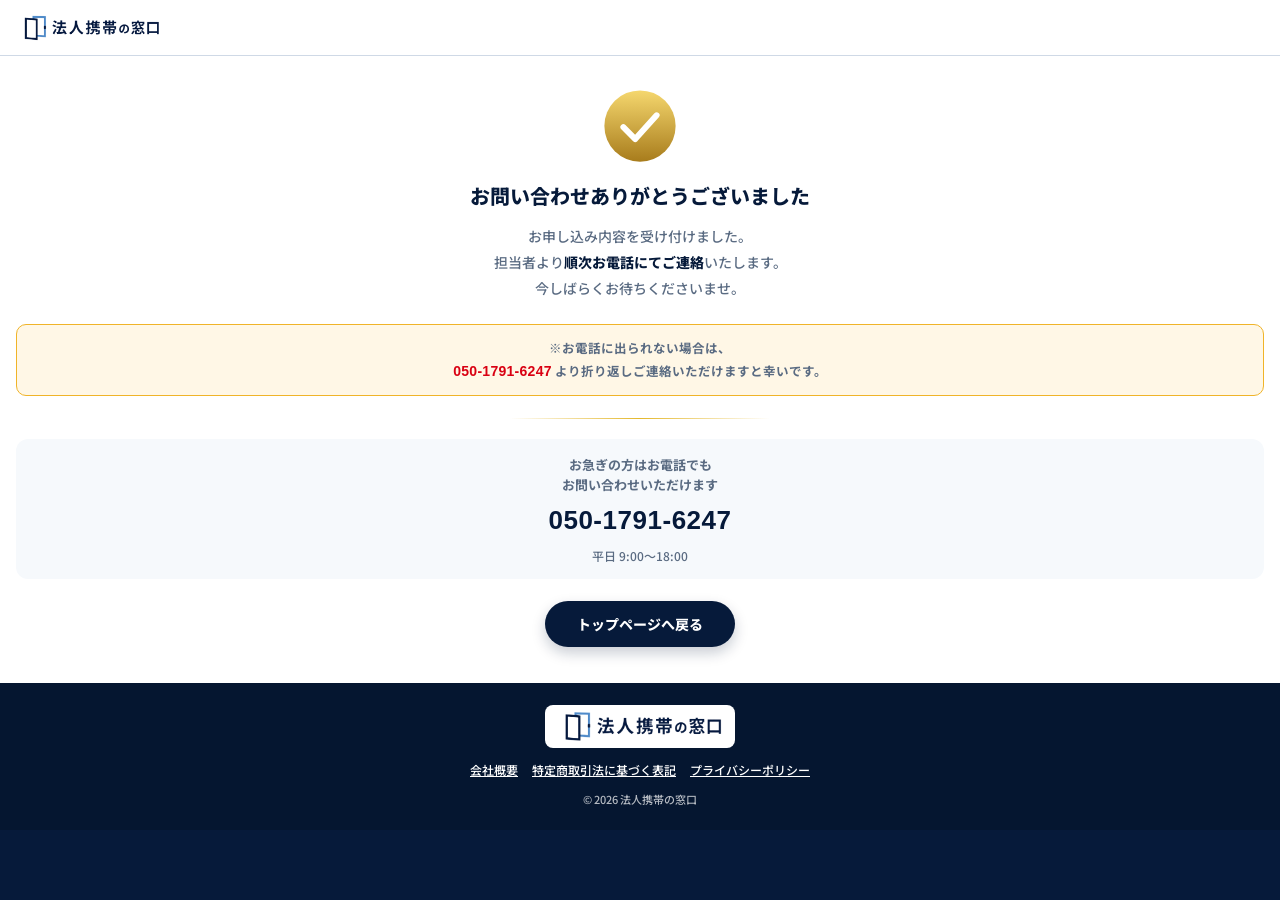
<file: lp/iphone/thanks.html>
<!DOCTYPE html>
<html lang="ja">
<head>
<!-- Google Tag Manager -->
<script>(function(w,d,s,l,i){w[l]=w[l]||[];w[l].push({'gtm.start':
new Date().getTime(),event:'gtm.js'});var f=d.getElementsByTagName(s)[0],
j=d.createElement(s),dl=l!='dataLayer'?'&l='+l:'';j.async=true;j.src=
'https://www.googletagmanager.com/gtm.js?id='+i+dl;f.parentNode.insertBefore(j,f);
})(window,document,'script','dataLayer','GTM-P5S89ZGV');</script>
<!-- End Google Tag Manager -->
<meta charset="UTF-8">
<meta name="viewport" content="width=device-width, initial-scale=1.0">
<meta name="format-detection" content="telephone=no">
<title>お問い合わせ完了｜法人携帯の窓口</title>
<meta name="robots" content="noindex,nofollow">
<link rel="icon" href="./images/favicon.png" type="image/png" sizes="512x512">
<link rel="apple-touch-icon" href="./images/favicon.png">
<link rel="preconnect" href="https://fonts.googleapis.com">
<link rel="preconnect" href="https://fonts.gstatic.com" crossorigin>
<link href="https://fonts.googleapis.com/css2?family=Noto+Sans+JP:wght@400;500;700;800;900&display=swap" rel="stylesheet">
<link rel="stylesheet" href="./css/style.css">
</head>
<body>
<!-- Google Tag Manager (noscript) -->
<noscript><iframe src="https://www.googletagmanager.com/ns.html?id=GTM-P5S89ZGV"
height="0" width="0" style="display:none;visibility:hidden"></iframe></noscript>
<!-- End Google Tag Manager (noscript) -->
<div class="page-wrap">
<div class="page">

<header class="site-header site-header--simple">
  <a href="./index.html" class="logo">
    <img src="./images/logo.png?v=20260817" alt="法人携帯の窓口">
  </a>
</header>

<main class="thanks">
  <div class="thanks-check" aria-hidden="true">
    <svg viewBox="0 0 64 64" xmlns="http://www.w3.org/2000/svg">
      <defs>
        <linearGradient id="thanksGold" x1="0%" y1="0%" x2="0%" y2="100%">
          <stop offset="0%" stop-color="#f5d76e"/>
          <stop offset="100%" stop-color="#a87c1c"/>
        </linearGradient>
      </defs>
      <circle cx="32" cy="32" r="30" fill="url(#thanksGold)"/>
      <path d="M18 33 L28 43 L46 23" stroke="#fff" stroke-width="5" stroke-linecap="round" stroke-linejoin="round" fill="none"/>
    </svg>
  </div>

  <h1 class="thanks-title">お問い合わせありがとうございました</h1>

  <p class="thanks-text">
    お申し込み内容を受け付けました。<br>
    担当者より<strong>順次お電話にてご連絡</strong>いたします。<br>
    今しばらくお待ちくださいませ。
  </p>

  <p class="thanks-callback-note">
    ※お電話に出られない場合は、<br class="sp-only">
    <strong>050-1791-6247</strong> より折り返しご連絡いただけますと幸いです。
  </p>

  <div class="thanks-divider" aria-hidden="true"></div>

  <div class="thanks-tel-box">
    <p class="thanks-tel-lead">お急ぎの方はお電話でも<br>お問い合わせいただけます</p>
    <a href="tel:05017916247" class="thanks-tel-num">050-1791-6247</a>
    <p class="thanks-tel-hours">平日 9:00〜18:00</p>
  </div>

  <a href="./index.html" class="thanks-back-btn">トップページへ戻る</a>
</main>

<footer class="site-footer">
  <img src="./images/logo.png?v=20260817" alt="法人携帯の窓口" class="footer-logo">
  <nav class="footer-nav">
    <a href="../../company/">会社概要</a>
    <a href="../../commercial-law/">特定商取引法に基づく表記</a>
    <a href="https://012grp.co.jp/policy" target="_blank" rel="noopener">プライバシーポリシー</a>
  </nav>
  <p class="footer-copy">© 2026 法人携帯の窓口</p>
</footer>

</div>
</div>
</body>
</html>
</file>
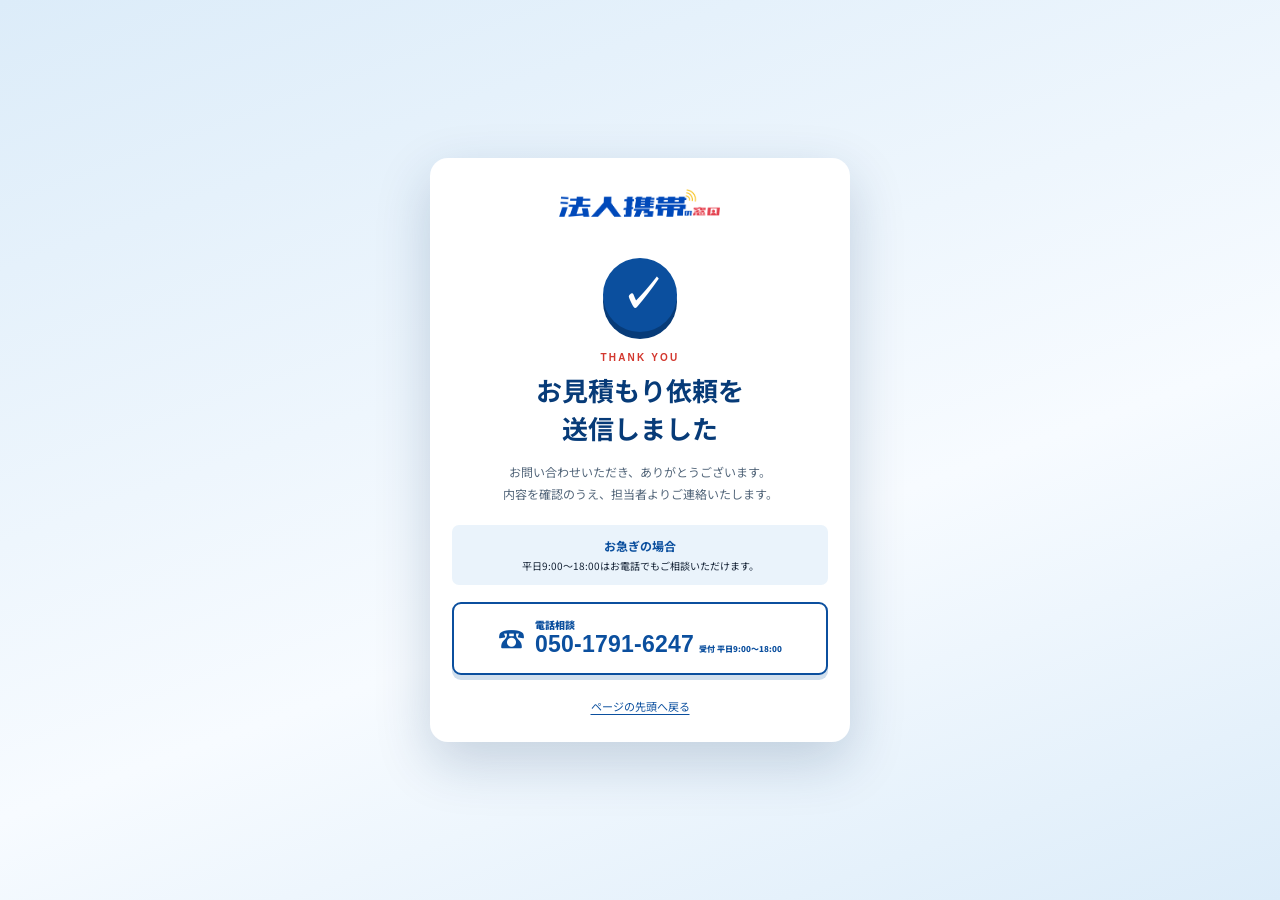
<file: lp/wish4/thanks.html>
<!doctype html>
<html lang="ja">
<head>
  <meta charset="utf-8">
  <meta name="viewport" content="width=device-width, initial-scale=1, viewport-fit=cover">
  <meta name="robots" content="noindex,nofollow">
  <meta name="theme-color" content="#0b4f9e">
  <title>送信完了｜法人携帯の窓口</title>
  <link rel="icon" href="assets/favicon.png" type="image/png" sizes="512x512">
  <link rel="apple-touch-icon" href="assets/favicon.png">
  <link rel="preconnect" href="https://fonts.googleapis.com">
  <link rel="preconnect" href="https://fonts.gstatic.com" crossorigin>
  <link href="https://fonts.googleapis.com/css2?family=Noto+Sans+JP:wght@400;700;900&amp;display=swap" rel="stylesheet">
  <link rel="stylesheet" href="styles.css">
  <script>
    (function(w,d,s,l,i){w[l]=w[l]||[];w[l].push({'gtm.start':
    new Date().getTime(),event:'gtm.js'});var f=d.getElementsByTagName(s)[0],
    j=d.createElement(s),dl=l!='dataLayer'?'&l='+l:'';j.async=true;j.src=
    'https://www.googletagmanager.com/gtm.js?id='+i+dl;f.parentNode.insertBefore(j,f);
    })(window,document,'script','dataLayer','GTM-P5S89ZGV');
  </script>
</head>
<body class="thank-page">
  <noscript><iframe src="https://www.googletagmanager.com/ns.html?id=GTM-P5S89ZGV" height="0" width="0" class="gtm-frame" title=""></iframe></noscript>
  <main class="thank-card">
    <img class="thank-card-logo" src="assets/brand-logo.png" width="170" height="33" alt="法人携帯の窓口">
    <div class="thank-card-check" aria-hidden="true">✓</div>
    <p class="thank-card-eyebrow">THANK YOU</p>
    <h1>お見積もり依頼を<br>送信しました</h1>
    <p>お問い合わせいただき、ありがとうございます。<br>内容を確認のうえ、担当者よりご連絡いたします。</p>
    <div class="thank-card-notice"><b>お急ぎの場合</b><br>平日9:00〜18:00はお電話でもご相談いただけます。</div>
    <a class="button button-phone" href="tel:05017916247"><span class="button-phone-icon" aria-hidden="true">☎</span><span><small>電話相談</small><strong>050-1791-6247</strong><em>受付 平日9:00〜18:00</em></span></a>
    <a class="thank-card-back" href="./index.html">ページの先頭へ戻る</a>
  </main>
</body>
</html>
</file>
<file: lp/iphone/css/style.css>
/* ==========================================================================
   法人携帯の窓口 LP - style.css
   モック忠実再現版（v9 拡大・余白最小化）
   ========================================================================== */

/* ---------- CSS Variables ---------- */
:root {
  --navy: #061a3a;
  --navy-deep: #051630;
  --red: #d90012;
  --red-bright: #ff2440;
  --gold-light: #f8dc66;
  --gold: #e4b82d;
  --gold-base: #ddb02b;
  --gold-deep: #c89419;
  --white: #ffffff;
  --bg-page: #061a3a;
  --text-gray: #5a6b82;
  --border-gray: #cfd9e6;
  --notice-bg: #fff7e6;
  --notice-border: #f0b429;
  --notice-strong: #d71920;
}

/* ---------- Reset ---------- */
*, *::before, *::after { box-sizing: border-box; }
html, body { margin: 0; padding: 0; }

body {
  font-family: "Noto Sans JP", "Hiragino Kaku Gothic ProN", "Yu Gothic", sans-serif;
  font-weight: 500;
  color: var(--navy);
  background: var(--bg-page);
  line-height: 1.6;
  -webkit-text-size-adjust: 100%;
  overflow-x: hidden;
}

img { max-width: 100%; height: auto; display: block; }
a { color: inherit; text-decoration: none; }
button { font-family: inherit; cursor: pointer; }
h1, h2, h3 { margin: 0; font-weight: 800; }
p { margin: 0; }

html { scroll-behavior: smooth; }

/* ---------- Page Container ---------- */
.page-bg {
  width: 100%;
  min-height: 100vh;
  display: flex;
  justify-content: center;
  background: var(--bg-page);
}

.lp-wrapper {
  width: 100%;
  max-width: 430px;
  margin: 0 auto;
  overflow: hidden;
  background: var(--navy);
  position: relative;
}

/* ==========================================================================
   Header（電話＋フォームの2分割）
   ========================================================================== */
.header {
  height: 56px;
  background: #fff;
  display: flex;
  align-items: center;
  justify-content: space-between;
  padding: 0 10px;
  position: relative;
  z-index: 10;
}

.header-logo-link {
  display: block;
  line-height: 0;
}

.header-logo {
  width: 148px;
  height: auto;
  display: block;
}

.header-actions {
  display: flex;
  gap: 6px;
  flex-shrink: 0;
}

.header-action {
  display: flex;
  flex-direction: row;
  align-items: center;
  justify-content: center;
  gap: 5px;
  height: 44px;
  padding: 0 10px;
  border-radius: 8px;
  border: none;
  background: var(--navy);
  color: #fff;
  font-family: inherit;
  text-decoration: none;
  transition: filter 0.15s ease, transform 0.1s ease;
  cursor: pointer;
}

.header-action:hover { filter: brightness(1.1); }
.header-action:active { transform: translateY(1px); }

.header-tel-action {
  background: var(--navy);
}

.header-form-action {
  background: linear-gradient(135deg, var(--red), var(--red-bright));
  box-shadow: 0 3px 8px rgba(217, 0, 18, 0.32);
  animation: headerFormPulse 2.5s ease-in-out infinite;
}

.header-form-action:hover {
  animation-play-state: paused;
}

@keyframes headerFormPulse {
  0%, 100% {
    transform: scale(1);
    box-shadow: 0 3px 8px rgba(217, 0, 18, 0.32);
  }
  50% {
    transform: scale(1.04);
    box-shadow: 0 5px 14px rgba(217, 0, 18, 0.5);
  }
}

/* アニメーションを無効にしたいユーザー向け（OS設定対応） */
@media (prefers-reduced-motion: reduce) {
  .cta-link,
  .submit-btn,
  .header-form-action {
    animation: none !important;
  }
}

.header-action-icon {
  width: 16px;
  height: 16px;
  flex-shrink: 0;
}

.header-action-label {
  font-size: 10.5px;
  font-weight: 800;
  line-height: 1.15;
  text-align: center;
  letter-spacing: 0.02em;
}

.header-action-sub {
  display: block;
  font-size: 8.5px;
  font-weight: 700;
  color: var(--gold-light);
  margin-bottom: 1px;
  letter-spacing: 0;
}

/* ==========================================================================
   FV - plan位置を下げてiPhoneを際立たせる（v14）
   ========================================================================== */
.fv {
  position: relative;
  width: 100%;
  height: 499px;
  background: var(--navy);
  overflow: hidden;
}

/* 背景画像（plan中央あたりまで延長、デスクの広がりを強化） */
.fv-bg {
  position: absolute;
  top: 0;
  left: 0;
  right: 0;
  width: 100%;
  height: 378px;
  object-fit: cover;
  object-position: center top;
  z-index: 1;
  display: block;
}

/* iPhone本体（200px維持・主役感を保持） */
.fv-phone {
  position: absolute;
  top: 5px;
  right: -8px;
  width: 200px;
  height: auto;
  z-index: 2;
  transform: rotate(0);
  filter: drop-shadow(0 14px 24px rgba(0, 0, 0, 0.32));
}

/* メインコピー画像 */
.fv-text {
  position: absolute;
  top: 30px;
  left: 8px;
  width: 260px;
  height: auto;
  z-index: 3;
}

/* 月額料金バナー（+20px下、デスク領域確保） */
.monthly-banner {
  position: absolute;
  top: 325px;
  left: 0;
  width: 100%;
  height: auto;
  z-index: 5;
  filter: drop-shadow(0 5px 14px rgba(0, 0, 0, 0.38));
}

/* メインCTA（plan直下0px） */
.cta-link {
  position: absolute;
  top: 420px;
  left: 0;
  width: 100%;
  height: auto;
  z-index: 6;
  display: block;
  transition: filter 0.15s ease, transform 0.1s ease;
  animation: ctaHeartbeat 2.2s ease-in-out infinite;
}

.cta-link:hover {
  filter: brightness(1.06);
  animation-play-state: paused;
}
.cta-link:active { transform: translateY(1px); }

@keyframes ctaHeartbeat {
  0%, 100% { transform: scale(1); }
  50% { transform: scale(1.025); }
}

.cta-img {
  width: 100%;
  height: auto;
  display: block;
  filter: drop-shadow(0 6px 14px rgba(0, 0, 0, 0.32));
}

/* ==========================================================================
   電話CTA（FV見積もりボタン直下）
   ========================================================================== */
.phone-cta-wrap {
  background: var(--navy);
  padding: 4px 14px 16px;
  text-align: center;
}

.phone-cta-lead {
  font-size: 12px;
  font-weight: 800;
  color: #fff;
  letter-spacing: 0.04em;
  margin: 0 0 6px;
}

.phone-cta {
  display: flex;
  flex-wrap: wrap;
  align-items: center;
  justify-content: center;
  gap: 2px 9px;
  background: #fff;
  border: 2px solid var(--gold);
  border-radius: 999px;
  padding: 9px 20px 10px;
  box-shadow: 0 5px 14px rgba(6, 26, 58, 0.28);
  color: var(--navy);
  transition: filter 0.15s ease, transform 0.1s ease;
}

.phone-cta:hover { filter: brightness(1.03); }
.phone-cta:active { transform: translateY(1px); }

.phone-cta-icon {
  width: 24px;
  height: 24px;
  flex-shrink: 0;
  color: var(--navy);
}

.phone-cta-numtext {
  font-size: 28px;
  font-weight: 900;
  letter-spacing: 0.02em;
  line-height: 1;
  color: var(--navy);
  font-family: -apple-system, BlinkMacSystemFont, "Helvetica Neue", Arial, sans-serif;
}

.phone-cta-sub {
  flex-basis: 100%;
  font-size: 10.5px;
  font-weight: 700;
  color: var(--text-gray);
  letter-spacing: 0.02em;
  margin-top: 1px;
}

/* ==========================================================================
   選ばれるポイント
   ========================================================================== */
.benefits {
  background: var(--navy);
  padding: 0 12px 18px;
}

.benefit-title {
  color: var(--gold);
  font-size: 20px;
  font-weight: 900;
  text-align: center;
  line-height: 1;
  margin: 8px 0 14px;
  display: flex;
  align-items: center;
  justify-content: center;
  letter-spacing: 0.04em;
  white-space: nowrap;
}

.benefit-title::before,
.benefit-title::after {
  content: "";
  display: inline-block;
  width: 40px;
  height: 1px;
  background: var(--gold-base);
  margin: 0 8px;
  flex-shrink: 0;
}

.benefit-main-grid {
  display: grid;
  grid-template-columns: repeat(3, 1fr);
  gap: 8px;
  margin-bottom: 8px;
}

.benefit-sub-grid {
  display: grid;
  grid-template-columns: repeat(5, 1fr);
  gap: 6px;
}

.benefit-card {
  background: #fff;
  border-radius: 6px;
  box-shadow: 0 3px 10px rgba(0, 0, 0, 0.22);
  text-align: center;
  display: flex;
  flex-direction: column;
  align-items: center;
  justify-content: center;
  overflow: hidden;
}

.benefit-card.large {
  height: 88px;
  padding: 6px 3px 4px;
}

.benefit-card.small {
  height: 68px;
  padding: 5px 2px 3px;
}

.benefit-icon-large {
  height: 34px;
  width: auto;
  margin: 0 auto 3px;
  display: block;
  object-fit: contain;
}

.benefit-icon-small {
  height: 24px;
  width: auto;
  margin: 0 auto 2px;
  display: block;
  object-fit: contain;
}

.zero-yen-img {
  height: 50px;
  width: auto;
  margin: 2px auto 0;
  display: block;
  object-fit: contain;
}

.benefit-small-text {
  font-size: 11px;
  font-weight: 800;
  color: var(--navy);
  line-height: 1.2;
}

.benefit-red {
  font-size: 22px;
  font-weight: 900;
  color: var(--red);
  line-height: 1.15;
}

.benefit-sub-title {
  font-size: 9px;
  font-weight: 800;
  color: var(--navy);
  line-height: 1.25;
}

.benefit-sub-red {
  color: var(--red);
  font-size: 11px;
  font-weight: 900;
  line-height: 1.2;
}

/* ==========================================================================
   Form
   ========================================================================== */
/* フォーム前リード（フォーム上に軽く乗せる案内ラベル） */
.form-pre-card {
  position: relative;
  z-index: 2;
  width: 84%;
  max-width: 340px;
  margin: 0 auto -13px;
  padding: 8px 16px;
  background: linear-gradient(180deg, #ffffff 0%, #fffdf6 100%);
  border: 1px solid rgba(228, 184, 45, 0.5);
  border-radius: 9px;
  box-shadow: 0 3px 8px rgba(6, 26, 58, 0.08);
  text-align: center;
}
.form-pre-card-text {
  display: block;
  font-size: 12px;
  font-weight: 600;
  line-height: 1.4;
  color: var(--navy);
  letter-spacing: 0.01em;
  white-space: nowrap;
}
.form-pre-card-text em {
  font-style: normal;
  color: #b8902a;
  font-weight: 800;
}

.form-pre-card + .biz-form {
  padding-top: 38px;
}

.biz-form-wrap {
  padding: 22px 14px 26px;
  background: var(--navy);
}

.biz-form {
  background: #fff;
  border-radius: 14px;
  padding: 22px 16px 20px;
  box-shadow: 0 8px 20px rgba(0, 0, 0, 0.22);
}

.biz-form h2 {
  margin: 0;
  text-align: center;
  font-size: 20px;
  font-weight: 800;
  color: var(--navy);
}

.form-lead {
  text-align: center;
  color: var(--text-gray);
  margin: 6px 0 18px;
  font-size: 13px;
}

.form-row { margin-bottom: 14px; }

.form-row label {
  display: block;
  font-weight: 700;
  font-size: 14px;
  margin-bottom: 6px;
  color: var(--navy);
}

.form-row label span,
.form-row label em {
  display: inline-block;
  color: #fff;
  font-size: 10px;
  font-style: normal;
  padding: 2px 8px;
  border-radius: 999px;
  margin-left: 6px;
  vertical-align: middle;
  line-height: 1.4;
  font-weight: 700;
}

.form-row label span { background: var(--red); }
.form-row label em { background: #8793a3; }

.form-row input,
.form-row select,
.form-row textarea {
  width: 100%;
  border: 1px solid var(--border-gray);
  border-radius: 8px;
  padding: 11px 12px;
  font-size: 16px;
  font-family: inherit;
  background: #fff;
  outline: none;
  color: var(--navy);
  transition: border-color 0.15s ease, box-shadow 0.15s ease;
}

.form-row input:focus,
.form-row select:focus,
.form-row textarea:focus {
  border-color: #0a4ea3;
  box-shadow: 0 0 0 3px rgba(10, 78, 163, 0.12);
}

.form-row textarea {
  resize: vertical;
  min-height: 96px;
}

.sole-notice {
  background: var(--notice-bg);
  border: 2px solid var(--notice-border);
  border-radius: 10px;
  padding: 12px 14px;
  margin: 0 0 14px;
  color: #2d2d2d;
}

.sole-notice strong {
  display: block;
  font-size: 14px;
  color: var(--navy);
  margin-bottom: 4px;
}

.sole-notice p {
  margin: 4px 0;
  font-size: 12.5px;
  line-height: 1.7;
}

.sole-notice ul {
  margin: 6px 0;
  padding-left: 18px;
}

.sole-notice li {
  font-size: 12.5px;
  line-height: 1.7;
  font-weight: 700;
}

.sole-notice .note {
  color: var(--notice-strong);
  font-weight: 700;
}

/* ==========================================================================
   書類確認エリア（document-check）
   ========================================================================== */
.document-check {
  background: var(--notice-bg);
  border: 2px solid var(--notice-border);
  border-radius: 10px;
  padding: 14px 16px;
  margin: 0 0 14px;
  color: #2d2d2d;
}

.document-check-header strong {
  display: block;
  font-size: 14px;
  color: var(--navy);
  margin-bottom: 6px;
}

.document-check p {
  margin: 4px 0;
  font-size: 12.5px;
  line-height: 1.7;
}

.document-list {
  margin: 6px 0;
  padding-left: 18px;
}

.document-list li {
  font-size: 12.5px;
  line-height: 1.7;
  font-weight: 700;
  color: var(--navy);
}

.document-check-question {
  margin: 10px 0 6px;
  font-weight: 700;
  font-size: 12.5px;
  color: var(--navy);
}

.document-check-options {
  display: flex;
  flex-direction: column;
  gap: 6px;
}

.document-check-radio {
  display: flex;
  align-items: flex-start;
  gap: 8px;
  padding: 8px 10px;
  background: #ffffff;
  border: 1.5px solid var(--border-gray);
  border-radius: 8px;
  cursor: pointer;
  transition: all 0.15s ease;
  font-size: 12.5px;
  line-height: 1.6;
}

.document-check-radio:hover {
  border-color: var(--notice-border);
  background: #fffdf2;
}

.document-check-radio input[type="radio"] {
  margin-top: 3px;
  cursor: pointer;
  accent-color: var(--red);
  flex-shrink: 0;
}

.document-check-radio input[type="radio"]:checked + span {
  font-weight: 700;
  color: var(--navy);
}

.document-check-radio:has(input[type="radio"]:checked) {
  border-color: var(--red);
  background: #fff4f5;
}

.document-check-deny {
  margin-top: 10px;
  padding: 10px 12px;
  background: #fff0f0;
  border: 1.5px dashed var(--red);
  border-radius: 8px;
  color: var(--red);
  font-size: 12px;
  font-weight: 700;
  line-height: 1.7;
}

/* ==========================================================================
   赤帯マーキー（流れるお知らせ）
   ========================================================================== */
.notice-bar {
  width: 100%;
  background: linear-gradient(90deg, #c00010, #e8002a, #c00010);
  color: #ffffff;
  overflow: hidden;
  position: relative;
  white-space: nowrap;
  border-top: 1px solid rgba(255, 255, 255, 0.15);
  border-bottom: 1px solid rgba(255, 255, 255, 0.15);
  box-shadow: 0 1px 3px rgba(0, 0, 0, 0.15);
}

.notice-bar-track {
  display: inline-flex;
  align-items: center;
  animation: notice-scroll 8s linear infinite;
  will-change: transform;
}

.notice-bar:hover .notice-bar-track {
  animation-play-state: paused;
}

.notice-bar-text {
  display: inline-block;
  padding: 8px 30px 8px 0;
  font-size: 12.5px;
  font-weight: 700;
  letter-spacing: 0.02em;
  line-height: 1.5;
}

@keyframes notice-scroll {
  0% {
    transform: translateX(0);
  }
  100% {
    transform: translateX(-33.333%);
  }
}

.submit-btn {
  width: 100%;
  border: none;
  border-radius: 999px;
  background: linear-gradient(90deg, var(--red), var(--red-bright));
  color: #fff;
  font-size: 16px;
  font-weight: 800;
  padding: 15px;
  margin-top: 8px;
  box-shadow: 0 8px 18px rgba(217, 0, 18, 0.32);
  transition: filter 0.15s ease;
  animation: submitPulse 2.5s ease-in-out infinite;
}

.submit-btn:hover {
  filter: brightness(1.05);
  animation-play-state: paused;
}
.submit-btn:disabled {
  opacity: 0.6;
  cursor: not-allowed;
  animation: none;
}

@keyframes submitPulse {
  0%, 100% {
    transform: scale(1);
    box-shadow: 0 8px 18px rgba(217, 0, 18, 0.32);
  }
  50% {
    transform: scale(1.02);
    box-shadow: 0 12px 26px rgba(217, 0, 18, 0.50);
  }
}

.privacy-consent {
  text-align: center;
  font-size: 10.5px;
  color: var(--text-gray);
  margin: 10px 0 0;
  line-height: 1.4;
  letter-spacing: 0;
  white-space: nowrap;
}

.privacy-consent a {
  color: var(--navy);
  text-decoration: underline;
  font-weight: 700;
}

.bottom-note {
  text-align: center;
  font-size: 11px;
  color: var(--text-gray);
  margin: 6px 0 0;
}

/* ==========================================================================
   Footer
   ========================================================================== */
.site-footer {
  background: var(--navy-deep);
  color: #fff;
  padding: 22px 14px;
  text-align: center;
}

.footer-logo {
  width: 190px;
  height: auto;
  padding: 5px 8px;
  margin: 0 auto 12px;
  background: #fff;
  border-radius: 8px;
}

.footer-nav {
  margin-bottom: 12px;
  display: flex;
  flex-wrap: wrap;
  justify-content: center;
  gap: 6px 14px;
}

.footer-nav a {
  color: #fff;
  font-size: 12px;
  text-decoration: underline;
  white-space: nowrap;
}

.footer-copy {
  font-size: 11px;
  opacity: 0.7;
}

/* ==========================================================================
   Modal
   ========================================================================== */
.modal {
  position: fixed;
  inset: 0;
  z-index: 1000;
  display: flex;
  align-items: center;
  justify-content: center;
  padding: 20px;
}

.modal[hidden] { display: none; }

.modal-overlay {
  position: absolute;
  inset: 0;
  background: rgba(7, 27, 58, 0.6);
}

.modal-card {
  position: relative;
  background: #fff;
  border-radius: 14px;
  padding: 22px 18px 18px;
  max-width: 380px;
  width: 100%;
  max-height: 85vh;
  overflow-y: auto;
  box-shadow: 0 20px 60px rgba(7, 27, 58, 0.35);
}

.modal-card h3 {
  margin: 0 0 6px;
  font-size: 17px;
  font-weight: 800;
  color: var(--navy);
  text-align: center;
}

.modal-lead {
  text-align: center;
  font-size: 12px;
  color: var(--text-gray);
  margin: 0 0 14px;
}

.modal-list {
  margin: 0 0 16px;
  padding: 12px 12px 8px;
  background: #f6f9fc;
  border-radius: 8px;
}

.modal-list dt {
  font-size: 11px;
  font-weight: 700;
  color: var(--text-gray);
  margin: 0 0 2px;
}

.modal-list dd {
  font-size: 13px;
  font-weight: 700;
  color: var(--navy);
  margin: 0 0 8px;
  word-break: break-all;
}

.modal-list dd:last-child { margin-bottom: 0; }

.modal-actions {
  display: grid;
  grid-template-columns: 1fr 1.4fr;
  gap: 10px;
}

.modal-btn {
  border: none;
  border-radius: 999px;
  padding: 12px 8px;
  font-size: 14px;
  font-weight: 800;
  transition: filter 0.15s ease;
}

.modal-btn-back {
  background: #e3e8ef;
  color: var(--navy);
}

.modal-btn-send {
  background: linear-gradient(90deg, var(--red), var(--red-bright));
  color: #fff;
  box-shadow: 0 6px 14px rgba(217, 0, 18, 0.28);
}

.modal-btn:hover { filter: brightness(1.05); }
.modal-btn:disabled { opacity: 0.6; cursor: not-allowed; }

/* 電話ポップアップモーダル */
.modal-card-tel {
  text-align: center;
  padding: 28px 22px 22px;
}

.modal-close-x {
  position: absolute;
  top: 8px;
  right: 12px;
  width: 32px;
  height: 32px;
  border: none;
  background: transparent;
  font-size: 24px;
  color: var(--text-gray);
  line-height: 1;
  cursor: pointer;
  padding: 0;
}

.modal-close-x:hover { color: var(--navy); }

.tel-modal-lead {
  text-align: center;
  font-size: 13px;
  color: var(--text-gray);
  margin: 4px 0 18px;
  font-weight: 700;
}

.tel-modal-cta {
  display: flex;
  align-items: center;
  justify-content: center;
  gap: 10px;
  background: linear-gradient(135deg, var(--red), var(--red-bright));
  color: #fff !important;
  padding: 16px 18px;
  border-radius: 12px;
  text-decoration: none;
  margin-bottom: 12px;
  box-shadow: 0 6px 16px rgba(217, 0, 18, 0.32);
  transition: filter 0.15s ease, transform 0.1s ease;
}

.tel-modal-cta:hover { filter: brightness(1.06); }
.tel-modal-cta:active { transform: translateY(1px); }

.tel-modal-cta svg {
  width: 26px;
  height: 26px;
  flex-shrink: 0;
}

.tel-modal-num {
  font-size: 24px;
  font-weight: 900;
  letter-spacing: 0.02em;
  font-family: -apple-system, BlinkMacSystemFont, "Helvetica Neue", Arial, sans-serif;
}

.tel-modal-hours {
  font-size: 13px;
  font-weight: 700;
  color: var(--navy);
  margin: 0;
}

/* 受付時間外モーダル（フォーム誘導） */
.modal-card-afterhours {
  text-align: center;
  padding: 30px 22px 22px;
}

.afterhours-icon {
  width: 60px;
  height: 60px;
  margin: 0 auto 14px;
  border-radius: 50%;
  background: var(--notice-bg);
  border: 2px solid var(--notice-border);
  display: flex;
  align-items: center;
  justify-content: center;
  color: var(--gold-deep);
}

.afterhours-icon svg {
  width: 32px;
  height: 32px;
}

.modal-card-afterhours h3 {
  font-size: 18px;
  font-weight: 900;
  color: var(--navy);
  margin: 0 0 8px;
}

.afterhours-hours {
  display: inline-block;
  font-size: 12px;
  font-weight: 800;
  color: var(--red);
  background: #fff0f1;
  border-radius: 999px;
  padding: 4px 14px;
  margin: 0 0 14px;
}

.afterhours-text {
  font-size: 13px;
  line-height: 1.8;
  color: var(--text-gray);
  margin: 0 0 18px;
}

.afterhours-text strong {
  color: var(--navy);
  font-weight: 900;
}

.afterhours-form-btn {
  display: flex;
  flex-direction: column;
  align-items: center;
  gap: 1px;
  background: linear-gradient(90deg, var(--red), var(--red-bright));
  color: #fff;
  border-radius: 999px;
  padding: 12px 18px;
  margin: 0 0 10px;
  box-shadow: 0 8px 18px rgba(217, 0, 18, 0.32);
  transition: filter 0.15s ease, transform 0.1s ease;
}

.afterhours-form-btn:hover { filter: brightness(1.05); }
.afterhours-form-btn:active { transform: translateY(1px); }

.afterhours-form-sub {
  font-size: 10px;
  font-weight: 700;
  color: var(--gold-light);
  letter-spacing: 0.02em;
}

.afterhours-form-main {
  font-size: 16px;
  font-weight: 800;
  letter-spacing: 0.02em;
}

.afterhours-close-btn {
  border: none;
  background: transparent;
  color: var(--text-gray);
  font-size: 13px;
  font-weight: 700;
  padding: 6px 12px;
  text-decoration: underline;
}

.afterhours-close-btn:hover { color: var(--navy); }

/* フォームエラー表示 */
.form-error {
  display: none;
  margin: 6px 0 0;
  padding: 6px 10px;
  background: #fff5f5;
  border-left: 3px solid var(--red);
  color: var(--red);
  font-size: 12px;
  font-weight: 700;
  line-height: 1.5;
  border-radius: 4px;
}

.form-error.show {
  display: block;
}

.form-row input.error,
.form-row select.error,
.form-row textarea.error {
  border-color: var(--red);
  box-shadow: 0 0 0 3px rgba(217, 0, 18, 0.1);
}

/* ==========================================================================
   Thanks Page
   ========================================================================== */
.site-header--simple {
  height: 56px;
  background: #fff;
  display: flex;
  align-items: center;
  padding: 0 14px;
  border-bottom: 1px solid var(--border-gray);
}

.site-header--simple .logo img {
  height: 28px;
  width: auto;
}

.thanks {
  padding: 32px 16px 36px;
  text-align: center;
  background: #fff;
}

.thanks-check {
  width: 76px;
  height: 76px;
  margin: 0 auto 18px;
}

.thanks-check svg { width: 100%; height: 100%; }

.thanks-title {
  font-size: 20px;
  font-weight: 800;
  color: var(--navy);
  margin: 0 0 14px;
  line-height: 1.4;
}

.thanks-text {
  font-size: 14px;
  line-height: 1.85;
  color: var(--text-gray);
  margin: 0 0 22px;
}

.thanks-text strong {
  color: var(--navy);
  font-weight: 800;
}

.thanks-callback-note {
  font-size: 12.5px;
  line-height: 1.75;
  color: var(--text-gray);
  background: #fff7e6;
  border: 1px solid #f0b429;
  border-radius: 10px;
  padding: 12px 14px;
  margin: 0 0 22px;
  text-align: center;
  font-weight: 700;
}

.thanks-callback-note strong {
  color: var(--red);
  font-weight: 900;
  font-family: -apple-system, BlinkMacSystemFont, "Helvetica Neue", Arial, sans-serif;
  font-size: 14px;
  letter-spacing: 0.02em;
}

.thanks-divider {
  height: 1px;
  background: linear-gradient(90deg, transparent, var(--gold), transparent);
  margin: 0 auto 20px;
  max-width: 260px;
}

.thanks-tel-box {
  background: #f6f9fc;
  border-radius: 12px;
  padding: 16px 14px 14px;
  margin: 0 0 22px;
}

.thanks-tel-lead {
  font-size: 13px;
  color: var(--text-gray);
  margin: 0 0 6px;
  font-weight: 700;
  line-height: 1.5;
}

.thanks-tel-num {
  display: inline-block;
  font-size: 26px;
  font-weight: 900;
  color: var(--navy);
  letter-spacing: 0.02em;
  margin: 0 0 4px;
  font-family: -apple-system, BlinkMacSystemFont, "Helvetica Neue", Arial, sans-serif;
}

.thanks-tel-hours {
  font-size: 12px;
  color: var(--text-gray);
  margin: 0;
}

.thanks-back-btn {
  display: inline-block;
  background: var(--navy);
  color: #fff;
  padding: 12px 32px;
  border-radius: 999px;
  font-size: 14px;
  font-weight: 800;
  box-shadow: 0 6px 14px rgba(7, 27, 58, 0.22);
}

/* ==========================================================================
   Responsive 360px以下
   ========================================================================== */
@media (max-width: 360px) {
  .header {
    height: 50px;
    padding: 0 8px;
  }
  .header-logo { width: 124px; }
  .header-actions { gap: 4px; }
  .header-action {
    height: 38px;
    padding: 0 7px;
    gap: 4px;
  }
  .header-action-icon {
    width: 14px;
    height: 14px;
  }
  .header-action-label { font-size: 9.5px; }
  .header-action-sub { font-size: 8px; }

  .fv { height: 417px; }
  .fv-bg { height: 316px; }
  .fv-phone {
    top: 5px;
    right: -6px;
    width: 168px;
  }
  .fv-text {
    top: 25px;
    left: 6px;
    width: 215px;
  }
  .monthly-banner {
    top: 271px;
    left: 0;
    width: 100%;
  }
  .cta-link {
    top: 351px;
    left: 0;
    width: 100%;
  }

  .phone-cta-numtext { font-size: 25px; }
  .phone-cta-icon { width: 23px; height: 23px; }

  .benefits {
    padding: 0 10px 16px;
  }
  .benefit-title {
    font-size: 17px;
    margin: 6px 0 12px;
    letter-spacing: 0.02em;
  }
  .benefit-title::before,
  .benefit-title::after {
    width: 30px;
    margin: 0 6px;
  }
  .benefit-main-grid {
    gap: 7px;
    margin-bottom: 7px;
  }
  .benefit-sub-grid {
    gap: 5px;
  }
  .benefit-card.large {
    height: 76px;
    padding: 5px 3px 4px;
  }
  .benefit-card.small {
    height: 60px;
    padding: 4px 2px 3px;
  }
  .benefit-icon-large { height: 28px; }
  .benefit-icon-small { height: 22px; }
  .zero-yen-img { height: 42px; }
  .benefit-small-text { font-size: 10px; }
  .benefit-red { font-size: 19px; }
  .benefit-sub-title { font-size: 8.5px; }
  .benefit-sub-red { font-size: 10px; }

  .privacy-consent {
    font-size: 9.5px;
  }
}

/* PC幅 */
@media (min-width: 431px) {
  .lp-wrapper {
    box-shadow: 0 0 40px rgba(0, 0, 0, 0.3);
  }
}
</file>
<file: lp/wish4/styles.css>
:root{--blue:#0b4f9e;--blue-dark:#073b78;--blue-light:#eaf3fb;--red:#d3382f;--red-dark:#a8221b;--ink:#142235;--cream:#fffaf2;--line:#d7e0ea;--shadow:0 12px 32px rgba(8,55,108,.14)}
*{box-sizing:border-box}
html{scroll-behavior:smooth;scroll-padding-top:82px;background:#dfe7ee}
body{margin:0;color:var(--ink);font-family:"Noto Sans JP",system-ui,-apple-system,sans-serif;background:#dfe7ee;line-height:1.65;-webkit-font-smoothing:antialiased}
body.modal-open{overflow:hidden}
a{color:inherit;text-decoration:none}
button,input,select,textarea{font:inherit}
button,a{-webkit-tap-highlight-color:transparent}
.page-shell{width:min(100%,480px);margin:0 auto;background:#fff;min-height:100vh;box-shadow:0 0 36px rgba(8,34,66,.13);overflow:hidden}
.gtm-frame,.visually-hidden{position:absolute!important;width:1px!important;height:1px!important;padding:0!important;margin:-1px!important;overflow:hidden!important;clip:rect(0,0,0,0)!important;white-space:nowrap!important;border:0!important}
.ticker{height:31px;background:linear-gradient(90deg,#c00010,#e8002a,#c00010);color:#fff;overflow:hidden;font-size:11.5px;font-weight:700;letter-spacing:.02em;display:flex;align-items:center;border-top:1px solid rgba(255,255,255,.15);border-bottom:1px solid rgba(255,255,255,.15);box-shadow:0 1px 3px rgba(0,0,0,.15)}
.ticker-track{display:flex;width:max-content;animation:ticker 18s linear infinite}
.ticker-track span{padding-right:52px;white-space:nowrap}
@keyframes ticker{to{transform:translateX(-33.333%)}}
@media (prefers-reduced-motion:reduce){html{scroll-behavior:auto}.ticker-track{animation:none}.ticker-track span:not(:first-child){display:none}}
.header{position:sticky;top:0;z-index:40;height:64px;display:flex;align-items:center;justify-content:space-between;padding:7px 10px;background:rgba(255,255,255,.97);border-bottom:1px solid #dce4ec;box-shadow:0 3px 15px rgba(9,52,99,.08);backdrop-filter:blur(10px)}
.brand{display:flex;align-items:center;white-space:nowrap}
.brand img{display:block;width:150px;height:auto}
.header-actions{display:flex;gap:5px;height:46px}
.header-phone,.header-estimate{display:flex;flex-direction:column;align-items:center;justify-content:center;border-radius:6px;font-weight:900;line-height:1.15}
.header-phone{width:53px;color:var(--blue);border:2px solid var(--blue);font-size:19px}.header-phone small{font-size:9px}
.header-estimate{width:91px;background:var(--red);color:#fff;font-size:11px;box-shadow:0 3px 0 var(--red-dark)}.header-estimate small{font-size:8px;margin-bottom:2px}
.hero{position:relative;overflow:hidden;background:#061c33;color:#fff}
.hero-banner{display:block;width:100%;height:auto}
.hero-stage{height:430px;position:relative;isolation:isolate;overflow:hidden;text-align:left}
.hero-stage:after{content:"";position:absolute;z-index:-1;inset:0;background:linear-gradient(155deg,rgba(3,26,49,.88) 0,rgba(5,51,86,.68) 48%,rgba(2,20,38,.42) 100%)}
.hero-bg{position:absolute;z-index:-2;inset:0;width:100%;height:100%;object-fit:cover;object-position:center 72%}
.hero-copy{position:absolute;z-index:3;top:17px;left:17px;right:14px;text-shadow:0 2px 12px rgba(0,13,29,.4)}
.hero-eyebrow{width:max-content;max-width:100%;margin:0 0 10px;padding:5px 9px;border:1px solid rgba(255,255,255,.6);background:rgba(3,30,54,.52);font-size:9px;font-weight:900;letter-spacing:.05em;line-height:1}.hero-eyebrow span{margin-left:7px;color:#ffe781}
.hero-copy h1{margin:0;font-size:31px;line-height:1.34;letter-spacing:.015em;font-feature-settings:"palt"}.hero-copy h1 em{font-style:normal;color:#ffe57f;background:linear-gradient(transparent 77%,rgba(255,255,255,.35) 0)}
.hero-model{margin:7px 0 0;font:900 17px/1 Arial,"Noto Sans JP",sans-serif;letter-spacing:.025em}.hero-model b{font-weight:400}
.hero-mil{width:190px;margin:13px 0 0;padding:8px 10px 9px;border-left:4px solid #77d9ff;background:rgba(4,28,52,.78);box-shadow:0 8px 22px rgba(0,8,18,.18);line-height:1}.hero-mil small{display:block;margin-bottom:4px;color:#c9e7f7;font-size:7px;font-weight:700}.hero-mil strong{display:block;font:900 14px/1 Arial,sans-serif;letter-spacing:.02em}.hero-mil b{display:block;margin-top:4px;color:#ffe57f;font-size:11px}
.hero-price{position:absolute;z-index:3;left:18px;bottom:35px;color:#fff;text-shadow:0 3px 12px rgba(0,10,24,.55)}.hero-price>span{display:inline-block;padding:3px 8px;background:#d3382f;font-size:12px;font-weight:900;letter-spacing:.04em}.hero-price p{height:76px;margin:3px 0 0;display:flex;align-items:flex-end;line-height:1}.hero-price strong{font:900 86px/.83 Arial Black,"Noto Sans JP",sans-serif;letter-spacing:-.08em;color:#fff}.hero-price b{padding-bottom:8px;font-size:25px;color:#ffe57f;white-space:nowrap}
.hero-phone{position:absolute;z-index:2;right:-8px;bottom:13px;width:44%;height:auto;filter:drop-shadow(0 16px 16px rgba(0,8,18,.46));transform:rotate(4deg);transform-origin:50% 80%}
.hero-note{position:absolute;z-index:4;left:17px;bottom:8px;margin:0;color:rgba(255,255,255,.78);font-size:7px}
.monthly-offer{height:86px;padding:8px 18px 9px;display:flex;align-items:center;justify-content:center;gap:9px;background:linear-gradient(180deg,#fff,#f5f8fb);color:var(--blue-dark);border-bottom:1px solid #d9e3ec;box-shadow:0 5px 16px rgba(5,45,84,.09)}
.monthly-offer>span{padding:5px 8px;border-radius:4px;background:var(--blue);color:#fff;font-size:11px;font-weight:900;white-space:nowrap}.monthly-offer p{margin:0;display:flex;align-items:flex-end;line-height:1}.monthly-offer p strong{font:900 49px/.85 Arial Black,"Noto Sans JP",sans-serif;letter-spacing:-.04em}.monthly-offer p b{padding:0 0 4px 3px;font-size:16px}.monthly-offer small{padding-left:8px;border-left:1px solid #b9c8d7;font-size:8px;line-height:1.25}.monthly-offer small strong{display:block;color:var(--red);font:900 18px/1.05 Arial,"Noto Sans JP",sans-serif}
.cta-block{padding:18px 20px 19px;background:#fff;text-align:center;border-bottom:1px solid #e4e9ef}.cta-block-between{border-top:1px solid #e8edf2}
.cta-lead{margin:0 0 7px;color:var(--red);font-size:13px;font-weight:900;letter-spacing:.08em}.cta-lead-phone{margin-top:20px;color:var(--blue)}
.button{border:0;cursor:pointer;display:flex;align-items:center;justify-content:center;width:100%;border-radius:9px;font-weight:900;transition:transform .15s ease,filter .15s ease}.button:active{transform:translateY(2px)}
.button-primary{min-height:65px;background:linear-gradient(#e24b42,var(--red));color:#fff;font-size:19px;letter-spacing:.03em;border:2px solid #fff;outline:2px solid var(--red);box-shadow:0 6px 0 var(--red-dark),0 9px 17px rgba(176,42,33,.22);position:relative}.button-primary>b{position:absolute;right:16px;font-size:32px}.button-primary small{display:block;font-size:11px}
.button-urgent{min-height:65px;border:2px solid var(--blue);background:#fff;color:var(--blue);position:relative;box-shadow:0 5px 0 #c6d5e4,0 9px 17px rgba(8,61,121,.1)}.button-urgent>span:first-child{position:absolute;left:16px;font-size:25px}.button-urgent>span:nth-child(2){display:flex;flex-direction:column;align-items:center;justify-content:center;text-align:center;line-height:1}.button-urgent strong{font-family:Arial,"Noto Sans JP",sans-serif;font-size:23px;letter-spacing:.01em}.button-urgent em{margin-top:5px;font-size:8px;font-style:normal;line-height:1}.button-urgent>b{position:absolute;right:16px;font-size:30px}
.section{padding:38px 17px}
.section-heading{text-align:center;margin-bottom:18px}.section-heading>span{display:block;color:var(--red);font-family:Arial,sans-serif;font-size:10px;font-weight:900;letter-spacing:.22em;margin-bottom:4px}.section-heading h2{margin:0;font-size:24px;line-height:1.4;letter-spacing:.01em}.section-heading h2 em{font-style:normal;color:var(--blue);background:linear-gradient(transparent 68%,#ffeb64 0)}.section-heading p{font-size:11px;margin:5px 0 0}
.recommended{padding:22px 14px 16px;background:#fff}.recommended .section-heading h2{font-size:26px;line-height:1.35}.support{padding-top:34px;padding-bottom:34px;background:linear-gradient(#f8fbfe,#f2f7fb)}
.industry-grid{display:grid;grid-template-columns:repeat(3,minmax(0,1fr));gap:7px}.industry-grid article{overflow:hidden;border:1px solid #d6e1eb;border-radius:12px;background:#fff;box-shadow:0 6px 16px rgba(7,46,84,.09)}.industry-grid img{display:block;width:100%;aspect-ratio:4/3;object-fit:cover}.industry-grid article>div{padding:8px 6px 9px;text-align:center}.industry-grid h3{margin:0;color:var(--blue-dark);font-size:15px;line-height:1.25}.industry-grid p{margin:3px 0 0;color:#687b8d;font-size:7.5px;font-weight:700;line-height:1.35;white-space:nowrap}
.industry-more{margin:16px 0 0;padding:11px 12px;border-left:4px solid var(--blue);background:var(--blue-light);color:#425b71;font-size:10px;font-weight:700;line-height:1.75;text-align:center}.industry-more b{display:inline-block;margin-right:5px;padding:1px 7px;border-radius:20px;background:var(--blue);color:#fff;font-size:8px}
.toughness{padding:18px 15px 34px;background:linear-gradient(180deg,#f8fafc,#edf2f6);color:var(--ink);border-top:1px solid #d8e2ea;border-bottom:1px solid #d8e2ea}.toughness .section-heading{margin-bottom:16px}.toughness .section-heading-light>span{color:var(--blue)}.toughness .section-heading-light h2{color:var(--ink);font-size:26px;line-height:1.35}.toughness .section-heading-light h2 em{color:var(--blue);background:linear-gradient(transparent 70%,#ffe46e 0)}
.mil-certificate{min-height:116px;margin-bottom:13px;padding:16px 12px;position:relative;overflow:hidden;display:grid;grid-template-columns:50px minmax(0,1fr) auto;align-items:center;gap:10px;border:1px solid #244d72;border-radius:5px;background:linear-gradient(120deg,#071d33,#0a3154 62%,#0d416d);color:#fff;box-shadow:0 9px 22px rgba(6,35,63,.2)}.mil-certificate:before{content:"";position:absolute;left:0;top:0;width:100%;height:4px;background:linear-gradient(90deg,var(--red) 0 22%,#dce6ee 22% 26%,#58bce8 26% 100%)}.mil-certificate:after{content:"";position:absolute;right:-28px;bottom:-30px;width:110px;height:110px;border:1px solid rgba(255,255,255,.08);transform:rotate(45deg)}
.mil-shield{width:50px;height:58px;display:grid;place-items:center;border-right:1px solid rgba(255,255,255,.2);padding-right:10px}.mil-shield svg{width:39px;height:46px;fill:none;stroke:#74d5ff;stroke-width:4;stroke-linecap:round;stroke-linejoin:round}.mil-copy{min-width:0;font-size:20px;line-height:1.15}.mil-copy span{display:block;margin-bottom:6px;color:#c6deee;font-size:10px;font-weight:700;letter-spacing:.025em}.mil-copy strong{display:block;font:900 20px/1 Arial,sans-serif;letter-spacing:.01em;white-space:nowrap}.mil-copy small{display:block;margin-top:7px;color:#e2edf4;font-size:9px;font-weight:700}.mil-certificate>p{z-index:1;margin:0;padding-left:9px;display:flex;align-items:center;border-left:1px solid rgba(255,255,255,.2);line-height:1}.mil-certificate>p strong{font:900 42px/.8 Arial Black,sans-serif;color:#fff}.mil-certificate>p span{margin-left:4px;color:#74d5ff;font-size:9px;font-weight:900;line-height:1.25}
.tough-benefits{display:grid;grid-template-columns:repeat(2,minmax(0,1fr));gap:10px}.tough-card{overflow:hidden;border:1px solid #d4dee7;border-radius:13px;background:#fff;box-shadow:0 7px 18px rgba(15,51,83,.1)}.tough-card-media{height:137px;position:relative;overflow:hidden;background:#cbd7df}.tough-card-media img{display:block;width:100%;height:100%;object-fit:cover}.tough-card:nth-child(1) img{object-position:50% 55%}.tough-card:nth-child(2) img{object-position:62% 50%}.tough-card:nth-child(3) img{object-position:57% 50%}.tough-card:nth-child(4) img{object-position:56% 50%}.tough-card h3{position:absolute;z-index:1;left:9px;top:9px;margin:0;padding:4px 9px 5px;border-left:3px solid var(--red);border-radius:3px;background:rgba(5,45,83,.9);color:#fff;font-size:11px;line-height:1;letter-spacing:.08em;box-shadow:0 3px 10px rgba(0,13,28,.22);backdrop-filter:blur(3px)}.tough-card>p{min-height:61px;margin:0;padding:9px 9px 10px;display:flex;flex-direction:column;align-items:center;justify-content:center;text-align:center;line-height:1.25}.tough-card>p b{color:var(--blue-dark);font-size:12.5px;padding:0 3px 2px;background:linear-gradient(transparent 68%,#ffe46e 0);-webkit-box-decoration-break:clone;box-decoration-break:clone}.tough-card>p span{margin-top:5px;color:#66798b;font-size:7px;font-weight:700;line-height:1.4}
.mil-proof{margin-bottom:10px;padding:15px 14px;border:1px solid rgba(134,215,255,.47);border-radius:12px;background:linear-gradient(135deg,rgba(16,82,132,.92),rgba(6,42,76,.92));box-shadow:0 12px 25px rgba(0,10,24,.2)}.mil-proof p{margin:0;line-height:1}.mil-proof small{display:block;margin-bottom:5px;color:#beddef;font-size:8px}.mil-proof strong{font:900 22px/1 Arial,sans-serif;letter-spacing:.02em}.mil-proof b{display:inline-block;margin-left:8px;color:#ffe57f;font-size:13px}.mil-proof>span{display:block;margin-top:9px;color:#d5e6f2;font-size:9px;line-height:1.65}
.tough-grid{display:grid;grid-template-columns:repeat(2,minmax(0,1fr));gap:8px}.tough-grid article{min-height:104px;padding:12px 8px;display:flex;align-items:center;gap:8px;border:1px solid rgba(255,255,255,.14);border-radius:10px;background:#fff;color:var(--ink)}.tough-icon{flex:0 0 34px;width:34px;height:34px;display:grid;place-items:center;border-radius:50%;background:var(--blue-light);color:var(--blue);font-size:15px;font-weight:900}.tough-grid p{min-width:0;margin:0;line-height:1.25}.tough-grid b,.tough-grid strong,.tough-grid small{display:block}.tough-grid b{color:var(--red);font:900 11px/1.2 Arial,"Noto Sans JP",sans-serif}.tough-grid strong{margin-top:4px;color:var(--blue-dark);font-size:12px}.tough-grid small{margin-top:5px;color:#728394;font-size:7px;line-height:1.4}
.work-specs{margin-top:11px;display:grid;grid-template-columns:repeat(3,1fr);overflow:hidden;border:1px solid rgba(255,255,255,.22);border-radius:10px;background:rgba(255,255,255,.07)}.work-specs p{margin:0;padding:10px 4px;text-align:center;line-height:1.25}.work-specs p+ p{border-left:1px solid rgba(255,255,255,.17)}.work-specs b,.work-specs span{display:block}.work-specs b{color:#ffe57f;font-size:12px}.work-specs span{margin-top:3px;color:#d2e2ef;font-size:7px}.spec-note{margin:11px 2px 0;color:#a9c0d3;font-size:7px;line-height:1.6}
.benefits-heading{margin:0 0 14px;text-align:center}.benefits-heading>span{display:block;margin-bottom:5px;color:var(--red);font-size:9px;font-weight:900;letter-spacing:.16em}.benefits-heading h3{margin:0;color:var(--ink);font-size:20px;line-height:1.4}.benefits-heading h3 em{font-style:normal;color:var(--blue);background:linear-gradient(transparent 68%,#ffeb64 0)}.benefits-heading p{margin:5px 0 0;color:#617486;font-size:10px}
.benefits{display:grid;grid-template-columns:1fr 1fr;gap:8px}.benefits article{min-height:134px;padding:13px 8px 11px;position:relative;display:flex;flex-direction:column;align-items:center;text-align:center;border:1px solid #d9e2ea;border-radius:12px;background:#fff;box-shadow:0 5px 13px rgba(20,54,87,.065)}.benefits img{display:block;width:43px;height:43px;margin:0 auto 8px}.benefits h3{font-size:15px;line-height:1.3;margin:0;color:var(--blue-dark)}.benefits h3 em{font-style:normal;color:var(--red)}.benefits p{font-size:9px;margin:4px 0 0;color:#617486}
.contact{background:linear-gradient(155deg,#0b4f9e,#073b78);padding-left:15px;padding-right:15px}.section-heading-light{color:#fff}.section-heading-light>span{color:#ead49a}.section-heading-light h2{font-size:29px}.form{padding:19px 16px 21px;background:#fff;border-radius:14px;box-shadow:0 12px 30px rgba(0,28,61,.28)}
.field{margin-bottom:14px}.field label{display:block;font-size:13px;font-weight:900;margin-bottom:5px}.field label b{float:right;padding:1px 7px;background:var(--red);color:#fff;border-radius:3px;font-size:9px}.field label>span{float:right;padding:1px 7px;background:#8995a1;color:#fff;border-radius:3px;font-size:9px}
.field input,.field select,.field textarea{display:block;width:100%;border:1px solid #aebac7;border-radius:6px;background:#fff;color:#172b40;font-size:14px;padding:12px;outline:none;transition:border .2s,box-shadow .2s}.field input,.field select{height:48px}.field textarea{resize:vertical;min-height:104px}.field input:focus,.field select:focus,.field textarea:focus{border-color:var(--blue);box-shadow:0 0 0 3px rgba(11,79,158,.14)}.field [aria-invalid=true]{border-color:var(--red);background:#fff7f7}.field ::placeholder{color:#98a2ac}.select-wrap{position:relative}.select-wrap:after{content:"";position:absolute;right:15px;top:19px;width:8px;height:8px;border-right:2px solid var(--blue);border-bottom:2px solid var(--blue);transform:rotate(45deg);pointer-events:none}.field select{appearance:none;padding-right:42px}
.document-check{margin:-5px 0 18px;padding:13px;border:2px solid #a9cae8;border-radius:8px;background:#edf6fd;font-size:11px}.document-check-title{margin:0 0 8px;color:var(--blue);font-size:12px;font-weight:900}.document-check #document-copy{line-height:1.7;margin-bottom:10px}.document-check #document-copy strong{color:var(--red)}.document-check fieldset{border:0;padding:0;margin:0;display:grid;gap:7px}.document-check fieldset label{display:flex;align-items:flex-start;gap:7px;padding:8px;background:#fff;border-radius:5px;line-height:1.5}.document-check input{margin-top:3px;accent-color:var(--blue)}.document-deny{margin:10px 0 0;padding:9px;border-radius:5px;background:#fff0ef;color:#b6241b;font-size:10px;font-weight:700;line-height:1.65}
.form-error-summary{padding:11px;margin:0 0 15px;border:1px solid #e3726b;border-radius:6px;background:#fff1f0;color:#b6241b;font-size:11px;font-weight:700;text-align:center}.button-submit{height:64px;background:linear-gradient(#e54d44,var(--red));color:#fff;font-size:17px;border-bottom:5px solid var(--red-dark);position:relative}.button-submit:disabled{filter:grayscale(.35);cursor:wait}.button-submit b{position:absolute;right:18px;font-size:30px}.privacy{text-align:center;color:#6b7784;font-size:9px;line-height:1.75;margin:13px 0 0}.privacy a{color:var(--blue);text-decoration:underline}.privacy strong{color:#52606e}
.faq{padding-left:15px;padding-right:15px;background:#f7f9fb}.faq-list{display:grid;gap:8px}.faq-list details{border:1px solid #d7e0e8;border-radius:9px;background:#fff;overflow:hidden;box-shadow:0 4px 11px rgba(10,48,88,.06)}.faq-list summary{list-style:none;cursor:pointer;min-height:58px;padding:10px 42px 10px 12px;display:flex;align-items:center;gap:10px;position:relative;font-size:12px;font-weight:900}.faq-list summary::-webkit-details-marker{display:none}.faq-list summary:after{content:"＋";position:absolute;right:14px;color:var(--blue);font-size:22px;font-weight:400}.faq-list details[open] summary:after{content:"−"}.faq-list i{font-family:Arial,sans-serif;font-style:normal;font-size:21px;font-weight:900;color:var(--blue)}.faq-list details>div{display:flex;gap:10px;padding:12px;border-top:1px solid #e3e9ef;background:#f2f7fb}.faq-list details>div i{color:var(--red)}.faq-list details p{font-size:11px;margin:3px 0 0;line-height:1.8}
.footer{padding:32px 16px 104px;background:#102a48;color:#fff;text-align:center}.brand-footer{width:max-content;margin:0 auto 24px}.brand-footer img{width:206px;padding:7px 11px;background:#fff;border-radius:9px}.footer nav{display:flex;flex-wrap:wrap;justify-content:center;gap:8px 15px;font-size:10px;margin-bottom:22px}.footer nav a{text-decoration:underline;text-underline-offset:3px}.footer>small{font-size:9px;color:#9db0c5}
.floating-cta{position:fixed;z-index:50;left:50%;bottom:0;transform:translateX(-50%);width:min(100%,480px);height:calc(73px + env(safe-area-inset-bottom,0px));padding:7px max(8px,env(safe-area-inset-right,0px)) calc(7px + env(safe-area-inset-bottom,0px)) max(8px,env(safe-area-inset-left,0px));display:flex;align-items:stretch;gap:6px;background:rgba(255,255,255,.96);border-top:1px solid #ccd7e2;box-shadow:0 -4px 18px rgba(9,43,79,.13);backdrop-filter:blur(8px)}
.floating-cta-phone{width:34%;min-height:59px;border:2px solid var(--blue);border-radius:7px;color:var(--blue);display:flex;align-items:center;justify-content:center;gap:5px;font-size:14px}.floating-cta-phone span{font-size:23px}.floating-cta-form{flex:1;min-height:59px;position:relative;border-radius:7px;background:var(--red);color:#fff;display:flex;flex-direction:column;align-items:center;justify-content:center;line-height:1.2;box-shadow:0 3px 0 var(--red-dark)}.floating-cta-form small{font-size:9px}.floating-cta-form b{font-size:18px}.floating-cta-form>span{position:absolute;right:10px;font-size:25px}
.modal[hidden]{display:none}.modal{position:fixed;z-index:1000;inset:0;display:grid;place-items:center;padding:20px}.modal-backdrop{position:absolute;inset:0;background:rgba(2,18,36,.75);backdrop-filter:blur(4px)}.modal-panel{position:relative;width:min(100%,390px);padding:31px 20px 20px;border-radius:15px;background:#fff;text-align:center;box-shadow:0 24px 70px rgba(0,0,0,.35)}.modal-close{position:absolute;right:10px;top:7px;border:0;background:none;color:#637183;font-size:29px;cursor:pointer}.modal-icon{width:55px;height:55px;border-radius:50%;margin:0 auto 12px;display:grid;place-items:center;background:var(--blue-light);color:var(--blue);font-size:28px}.modal h2{font-size:19px;margin:0 0 8px;color:var(--blue-dark)}.modal p{font-size:11px;margin:0 0 20px}.modal .button-primary{font-size:14px}.modal-dismiss{border:0;background:none;color:#68798a;text-decoration:underline;margin-top:18px;font-size:12px;cursor:pointer}
.button-phone{min-height:73px;border:2px solid var(--blue);background:#fff;color:var(--blue);gap:10px;box-shadow:0 5px 0 #d1dfed}.button-phone-icon{font-size:27px}.button-phone>span:last-child{display:grid;grid-template-columns:auto auto;column-gap:5px;align-items:end;line-height:1.05}.button-phone small{grid-column:1/3;font-size:10px;text-align:left;margin-bottom:2px}.button-phone strong{font-family:Arial,"Noto Sans JP",sans-serif;font-size:23px;letter-spacing:.01em}.button-phone em{font-size:8px;font-style:normal;margin-bottom:3px}
@media (min-width:481px){body{padding-bottom:0}.floating-cta{border-radius:9px 9px 0 0}.page-shell{min-height:100vh}}
@media (max-width:360px){.brand img{width:136px}.header-estimate{width:82px}.hero-stage{height:408px}.hero-copy{left:14px;top:14px}.hero-copy h1{font-size:28px}.hero-mil{width:174px}.hero-price{left:15px;bottom:34px}.hero-price strong{font-size:78px}.hero-price b{font-size:22px}.hero-phone{width:45%;right:-11px}.hero-note{left:14px}.monthly-offer{height:82px;padding-left:12px;padding-right:12px;gap:7px}.monthly-offer p strong{font-size:44px}.button-urgent strong{font-size:20px}.industry-grid{gap:5px}.industry-grid article>div{padding-left:3px;padding-right:3px}.industry-grid h3{font-size:14px}.industry-grid p{font-size:6.8px}.tough-grid article{padding-left:7px;padding-right:7px;gap:6px}.tough-icon{flex-basis:30px;width:30px;height:30px}.tough-grid strong{font-size:11px}.benefits-heading h3{font-size:18px}.benefits{grid-template-columns:minmax(0,1fr) minmax(0,1fr)}.benefits article{min-height:150px;padding-left:7px;padding-right:7px}.benefits img{width:48px;height:48px}.benefits h3{font-size:14px}}
@media (max-width:340px){.hero-copy h1{font-size:26px}.hero-model{font-size:15px}.hero-mil{margin-top:10px}.hero-price strong{font-size:72px}.monthly-offer>span{font-size:9px}.monthly-offer p strong{font-size:40px}.monthly-offer small strong{font-size:16px}}
@media (max-width:480px) and (max-height:700px){.hero-stage{height:402px}.hero-copy{top:13px}.hero-copy h1{font-size:28px}.hero-mil{margin-top:9px;padding-top:7px;padding-bottom:8px}.hero-phone{width:41%;bottom:11px}.hero-price{bottom:33px}.hero-price strong{font-size:76px}.monthly-offer{height:80px}}
.thank-page{min-height:100vh;padding:24px 16px;display:grid;place-items:center;background:linear-gradient(160deg,#dcecf9,#f7fbff 60%,#dcecf9)}
.thank-card{width:min(100%,420px);padding:31px 22px 25px;border-radius:18px;background:#fff;text-align:center;box-shadow:0 20px 55px rgba(8,49,94,.2)}.thank-card-logo{width:170px;height:auto;margin-bottom:30px}.thank-card-check{width:74px;height:74px;margin:0 auto 11px;border-radius:50%;display:grid;place-items:center;background:var(--blue);color:#fff;font:900 43px/1 Arial,sans-serif;box-shadow:0 7px 0 var(--blue-dark)}.thank-card-eyebrow{color:var(--red)!important;font:900 10px/1 Arial,sans-serif!important;letter-spacing:.22em;margin:21px 0 8px!important}.thank-card h1{margin:0;color:var(--blue-dark);font-size:26px;line-height:1.45}.thank-card>p{font-size:12px;line-height:1.85;margin:14px 0 20px;color:#54677b}.thank-card-notice{padding:11px;margin-bottom:17px;border-radius:7px;background:var(--blue-light);font-size:10px;line-height:1.7}.thank-card-notice b{color:var(--blue);font-size:12px}.thank-card-back{display:inline-block;margin-top:22px;color:var(--blue);font-size:11px;text-decoration:underline;text-underline-offset:3px}
.form-error{display:none;margin:6px 0 0;padding:6px 10px;background:#fff5f5;border-left:3px solid var(--red);color:var(--red);font-size:12px;font-weight:700;line-height:1.5;border-radius:4px}
.form-error.show{display:block}
.field input.error,.field select.error,.field textarea.error{border-color:var(--red);box-shadow:0 0 0 3px rgba(211,56,47,.1)}
.industry-grid img{height:auto}
.toughness .spec-note{color:#66798b}
@media (max-width:360px){.mil-certificate{grid-template-columns:42px minmax(0,1fr) auto;gap:7px;padding-left:9px;padding-right:9px}.mil-shield{width:42px}.mil-shield svg{width:33px}.mil-copy span{font-size:9px}.mil-copy strong{font-size:20px}.mil-copy small{font-size:8.5px}.mil-certificate>p strong{font-size:37px}.tough-benefits{gap:7px}.tough-card-media{height:127px}.tough-card h3{left:8px;top:8px;font-size:10px}.tough-card>p{min-height:63px;padding-left:8px;padding-right:8px}.tough-card>p b{font-size:11.5px;padding:0 2px 2px}}
@media (max-width:340px){.mil-certificate{grid-template-columns:36px minmax(0,1fr) auto;gap:5px;padding-left:7px;padding-right:7px}.mil-shield{width:36px;padding-right:6px}.mil-shield svg{width:29px}.mil-copy span{font-size:8px}.mil-copy small{font-size:7.5px}.mil-certificate>p{padding-left:6px}.mil-certificate>p strong{font-size:32px}.mil-certificate>p span{font-size:7px}}
</file>
